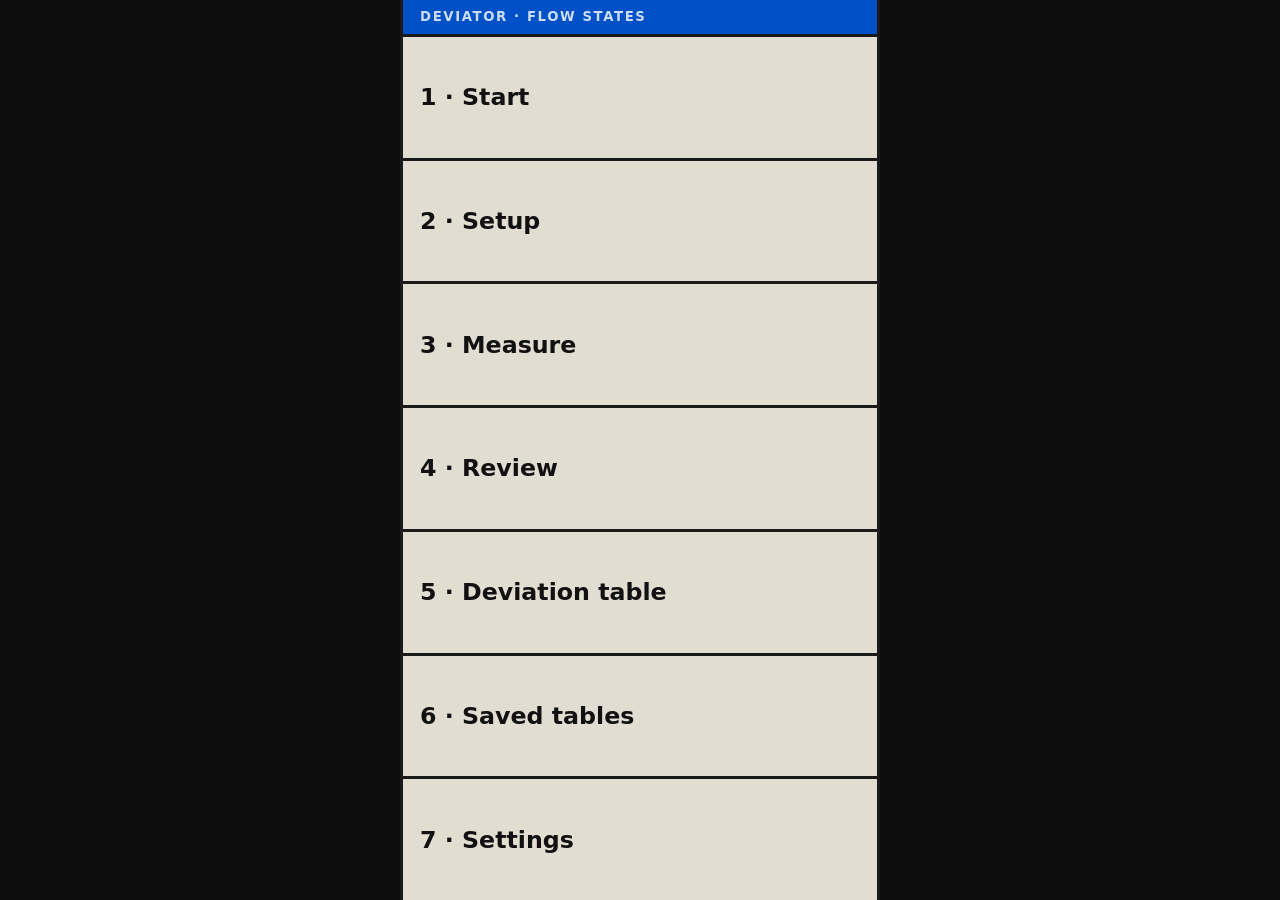
<file: WIP/mock/index.html>
<!doctype html>
<html lang="en">
<head>
<meta charset="utf-8">
<meta name="viewport" content="width=device-width, initial-scale=1, viewport-fit=cover">
<title>Deviator – mock index</title>
<link rel="stylesheet" href="shared.css">
<link rel="icon" type="image/svg+xml" href="https://navigart.net/logo.svg">
<style>
  .app { grid-template-columns:1fr; grid-template-rows:auto repeat(7, minmax(0, 1fr)); overflow:hidden; }
  .app .t { justify-content:center; padding:clamp(8px,2cqmin,18px) clamp(14px,3.6cqmin,24px); }
</style>
</head>
<body>
<div class="app" id="app">
  <div class="t acc"><div class="k">Deviator · flow states</div></div>
  <a class="t alt" href="start.html"><div class="btn">1 · Start</div></a>
  <a class="t alt" href="setup.html"><div class="btn">2 · Setup</div></a>
  <a class="t alt" href="measure.html"><div class="btn">3 · Measure</div></a>
  <a class="t alt" href="review.html?rounds=2"><div class="btn">4 · Review</div></a>
  <a class="t alt" href="deviation-table.html"><div class="btn">5 · Deviation table</div></a>
  <a class="t alt" href="saved.html?demo=1"><div class="btn">6 · Saved tables</div></a>
  <a class="t alt" href="settings.html"><div class="btn">7 · Settings</div></a>
</div>
<script src="shared.js"></script>
</body>
</html>
</file>
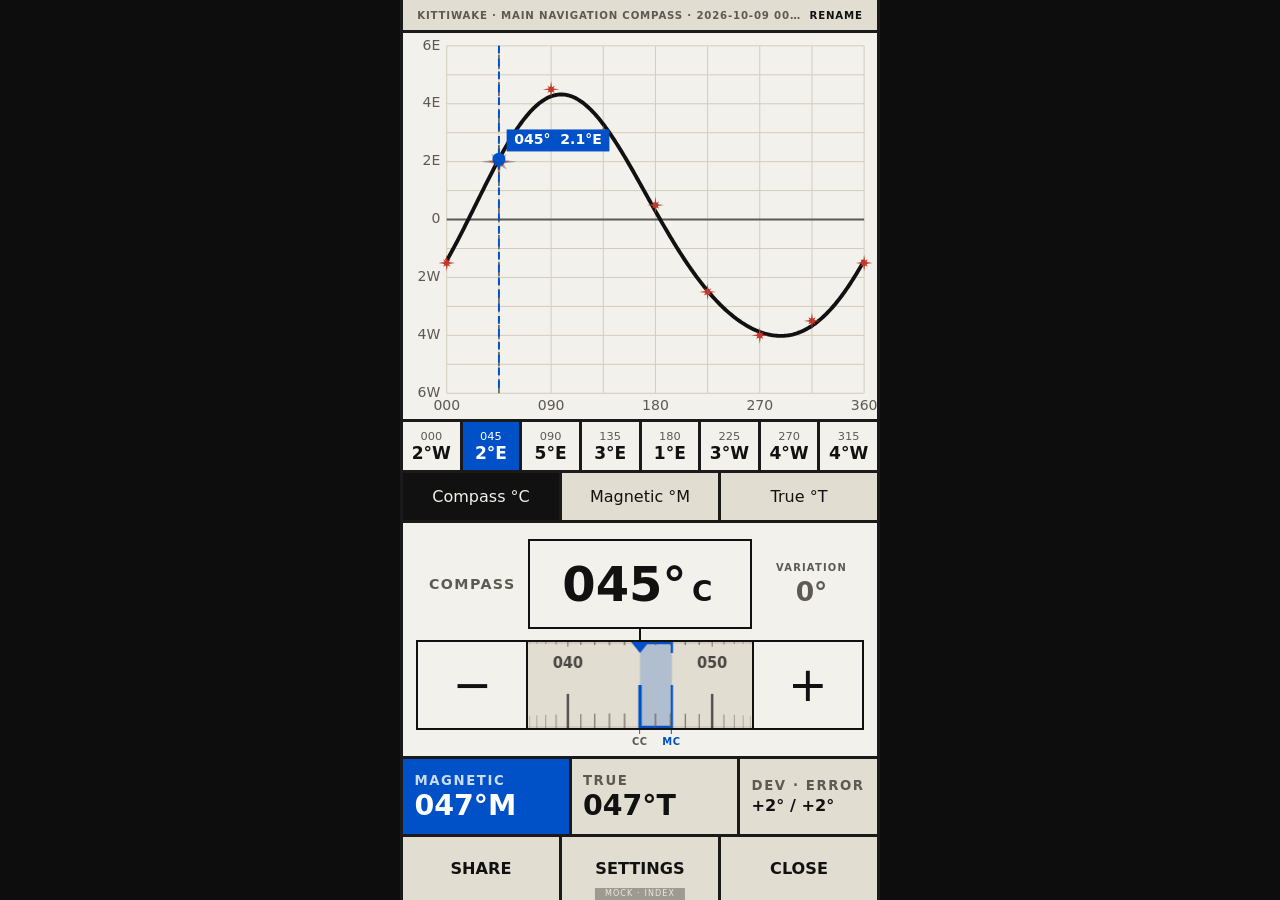
<file: WIP/mock/deviation-table.html>
<!doctype html>
<html lang="en">
<head>
<meta charset="utf-8">
<meta name="viewport" content="width=device-width, initial-scale=1, viewport-fit=cover">
<title>Deviator – deviation table</title>
<link rel="stylesheet" href="shared.css">
<link rel="icon" type="image/svg+xml" href="https://navigart.net/logo.svg">
<style>
  .app {
    grid-template-columns:minmax(0,1fr);
    grid-template-rows:auto minmax(112px,1.35fr) auto auto auto auto auto;
    grid-template-areas:"head" "chart" "table" "mode" "cog" "out" "acts";
  }
  .app > * { min-width:0; }
  #headBar {
    grid-area:head; display:flex; align-items:center; justify-content:space-between; gap:8px; width:100%;
    background:var(--tile2); padding:clamp(4px,.65cqh,6px) clamp(10px,3cqw,18px);
    min-height:clamp(24px,3.4cqh,30px);
    font-size:clamp(8.5px,2.15cqw,12px); letter-spacing:.08em; text-transform:uppercase;
    color:var(--muted); font-weight:600;
  }
  #headTxt { min-width:0; overflow:hidden; text-overflow:ellipsis; white-space:nowrap; }
  .ts-toggle { cursor:pointer; font-variant-numeric:tabular-nums; }
  #renBtn {
    font:inherit; border:0; background:transparent; color:var(--fg); cursor:pointer;
    padding:0; font-weight:700; letter-spacing:.08em; text-transform:uppercase; flex:none;
  }
  .ren-drawer {
    grid-column:1; background:var(--tile); padding:clamp(10px,2.4cqw,16px);
    display:none; flex-direction:column; gap:clamp(8px,1.3cqh,12px);
  }
  .ren-drawer.open { display:flex; }
  .ren-in {
    font:inherit; font-size:clamp(16px,4.8cqw,24px); font-weight:400; width:100%; border:0;
    border-bottom:2px solid var(--fg); background:transparent; color:var(--fg);
    outline:none; padding:4px 0; -webkit-user-select:text; user-select:text;
  }
  .ex-chips { display:flex; flex-wrap:wrap; gap:var(--gap); }
  .ex-chip {
    font:inherit; border:0; background:var(--tile2); color:var(--fg); cursor:pointer;
    padding:clamp(4px,.7cqh,7px) clamp(8px,2cqw,12px); font-size:clamp(10.5px,2.9cqw,14px); font-weight:500;
  }
  .ex-chip.on { background:var(--fg); color:var(--tile); }
  .ren-acts { display:grid; grid-template-columns:1fr 1.618fr; gap:var(--gap); }
  .ren-acts .t { min-height:clamp(38px,5.8cqh,50px); align-items:center; justify-content:center; text-align:center; font-size:clamp(11px,3.2cqw,16px); font-weight:600; }

  #chartT { grid-area:chart; padding:0; }
  #chart { cursor:crosshair; touch-action:pan-y; }
  #table { grid-area:table; display:grid; grid-template-columns:repeat(var(--cols,8),1fr); gap:var(--gap); }
  .cell { background:var(--tile); padding:clamp(4px,.8cqh,8px) 0; text-align:center; cursor:pointer; }
  .cell .h { font-size:clamp(9.5px,2.4cqmin,13px); color:var(--muted); font-variant-numeric:tabular-nums; }
  .cell .d { font-size:clamp(13px,3.6cqmin,20px); font-weight:600; font-variant-numeric:tabular-nums; }
  .cell.on { background:var(--acc); color:var(--accfg); } .cell.on .h { color:var(--accfg); }

  #modeRow { grid-area:mode; display:grid; grid-template-columns:1fr 1fr 1fr; gap:var(--gap); }
  .modeb { font-size:clamp(11px,3.1cqw,16px); font-weight:600; justify-content:center; align-items:center; text-align:center; min-height:clamp(34px,5.2cqh,48px); padding:4px; white-space:nowrap; }
  button.t.modeb.on { background:var(--fg); color:var(--tile); }

  #convZone.cog-zone {
    --inst-h:clamp(66px,10.2cqh,90px);
    --stem-h:clamp(8px,1.2cqh,13px);
    --side-w:clamp(84px,23cqw,108px);
    padding:clamp(10px,1.8cqh,18px) clamp(10px,2.8cqw,18px) clamp(18px,3cqh,26px);
  }
  #convZone .cog-side-lbl { font-size:clamp(11px,3cqw,16px); letter-spacing:.1em; }
  #convZone .cog-mag { font-size:clamp(26px,min(11.5cqw,6.4cqh),48px); }
  .gnss-auto {
    font:inherit; border:0; background:var(--tile); color:var(--fg); width:100%; height:100%;
    font-size:clamp(10px,2.6cqw,13px); font-weight:700; letter-spacing:.08em; cursor:pointer;
  }
  .gnss-auto:active { background:var(--fg); color:var(--tile); }

  #outRow { grid-area:out; display:grid; grid-template-columns:1.15fr 1.15fr .95fr; gap:var(--gap); }
  #outRow .t { padding:clamp(8px,1.6cqh,14px) clamp(10px,2.4cqw,16px); gap:clamp(2px,.4cqh,5px); justify-content:center; }
  #outRow .out-v { font-size:clamp(20px,6cqw,34px); font-weight:600; font-variant-numeric:tabular-nums; line-height:1; white-space:nowrap; }
  #outRow .out-sub { font-size:clamp(12px,3.4cqw,18px); font-weight:600; font-variant-numeric:tabular-nums; line-height:1.15; white-space:nowrap; }

  #acts { grid-area:acts; display:grid; grid-template-columns:1fr 1fr 1fr; gap:var(--gap); height:clamp(44px,7cqh,64px); }
  #acts .t { justify-content:center; align-items:center; text-align:center; font-weight:600; font-size:clamp(12px,3.4cqw,18px); }
</style>
</head>
<body>
<div class="app" id="app">
  <div id="headBar"><span id="headTxt"></span><button type="button" id="renBtn">RENAME</button></div>
  <div class="ren-drawer" id="renBox">
    <input class="ren-in" id="renIn" placeholder="e.g. Kittiwake · Main navigation compass" autocomplete="off" spellcheck="false">
    <div class="ex-chips" id="exChips"></div>
    <div class="ren-acts">
      <button type="button" class="t alt" id="renCancel">CANCEL</button>
      <button type="button" class="t acc" id="renSave">SAVE TITLE</button>
    </div>
  </div>
  <div class="t" id="chartT"><canvas id="chart"></canvas></div>
  <div id="table"></div>
  <div id="modeRow">
    <button class="t alt modeb on" id="mCC" type="button">Compass °C</button>
    <button class="t alt modeb" id="mMC" type="button">Magnetic °M</button>
    <button class="t alt modeb" id="mTC" type="button">True °T</button>
  </div>
  <div class="t cog-zone" id="convZone">
    <div class="cog-mid">
      <div class="cog-side-lbl" id="inSideLbl">COMPASS</div>
      <div class="cog-mag-wrap">
        <div class="cog-mag" id="cogMag"><span class="mag-num" id="magNum"></span><span class="mag-unit" id="magUnit"></span></div>
        <div class="mag-stem"></div>
      </div>
      <div class="gnss-wrap">
        <div class="dev-amb show clickable" id="devAmb" title="Tap to edit conversion variation">
          <div class="dev-amb-k">VARIATION</div>
          <div class="dev-amb-v" id="varAmbVal">0°</div>
        </div>
        <div class="gnss-box" id="cogCtrl">
          <div class="gnss-toggle" style="grid-template-columns:1fr">
            <button class="gnss-auto" id="varAuto" type="button">WMM2025 AUTO</button>
          </div>
          <div class="gnss-var-lbl show">VARIATION</div>
          <div class="gnss-var show">
            <button class="var-mini" id="vm" type="button">−</button>
            <span class="var-mini-val" id="varVal">0°</span>
            <button class="var-mini" id="vp" type="button">+</button>
          </div>
        </div>
      </div>
    </div>
    <div id="tapeT">
      <button id="minus" type="button" aria-label="minus one degree">−</button>
      <canvas id="tape"></canvas>
      <button id="plus" type="button" aria-label="plus one degree">+</button>
      <div class="tape-marks" id="tapeMarks" aria-hidden="true">
        <span class="tape-mark cc" id="tmCc">CC</span>
        <span class="tape-mark mc" id="tmMc">MC</span>
        <span class="tape-mark tc" id="tmTc">TC</span>
      </div>
    </div>
  </div>
  <div id="outRow">
    <div class="t acc" id="out1"><div class="k" id="out1Lbl">Magnetic</div><div class="out-v" id="out1Val"></div></div>
    <div class="t alt" id="out2"><div class="k" id="out2Lbl">True</div><div class="out-v" id="out2Val"></div></div>
    <div class="t alt" id="out3"><div class="k">Dev · Error</div><div class="out-sub" id="out3Val"></div></div>
  </div>
  <div id="acts">
    <button class="t alt" id="share" type="button">SHARE</button>
    <a class="t alt" id="settings">SETTINGS</a>
    <a class="t alt" id="close" href="start.html">CLOSE</a>
  </div>
</div>
<script src="shared.js"></script>
<script>
  const { $, norm, fmt3, fmtDev, fmtSigned, fmtTime, link, renderTapeMarks, TYPE_EXAMPLES, applyTypeExample, updateTableTitle, detectVariation } = Mock;
  const q = new URLSearchParams(location.search);
  const p = Mock.params(), S = Mock.sample(p), F = S.fit;
  let curTitle = S.title || '', showUtc = q.get('utc') === '1', renOpen = false, varOpen = false;
  let VAR = q.has('var') ? +q.get('var') : 0;
  let mode = q.get('mode') === 'mc' ? 'mc' : q.get('mode') === 'tc' ? 'tc' : 'cc';
  let value = S.H[1] || 45;
  const COLS = { 4: 4, 6: 6, 8: 8, 10: 5, 12: 6 };

  function renderHead() {
    const cr = S.createdAt || S.date;
    const hasT = Boolean(curTitle && curTitle.trim());
    if (hasT) {
      const ts = cr ? ` · <span class="ts-toggle" id="tsBtn">${fmtTime(cr, { utc: showUtc, sec: false })}</span>` : '';
      $('#headTxt').innerHTML = `${curTitle}${ts} · ${S.H.length} HEADINGS`;
    } else {
      const ts = `<span class="ts-toggle" id="tsBtn">${fmtTime(cr, { utc: showUtc, sec: true })}</span>`;
      $('#headTxt').innerHTML = `${ts} · ${S.H.length} HEADINGS`;
    }
    const tsEl = $('#tsBtn');
    if (tsEl) tsEl.onclick = () => { showUtc = !showUtc; renderHead(); };
  }
  renderHead();

  $('#renBtn').onclick = () => {
    renOpen = !renOpen;
    $('#renBox').classList.toggle('open', renOpen);
    if (renOpen) {
      $('#renIn').value = curTitle;
      $('#exChips').innerHTML = TYPE_EXAMPLES.map(ex => `<button type="button" class="ex-chip${curTitle.includes(ex) ? ' on' : ''}" data-ex="${ex}">${ex}</button>`).join('');
      document.querySelectorAll('#exChips [data-ex]').forEach(ch => {
        ch.onclick = () => {
          $('#renIn').value = applyTypeExample($('#renIn').value, ch.dataset.ex);
          document.querySelectorAll('#exChips [data-ex]').forEach(x => x.classList.toggle('on', $('#renIn').value.includes(x.dataset.ex)));
          $('#renIn').focus();
        };
      });
      $('#renIn').focus(); $('#renIn').select();
    }
  };
  $('#renCancel').onclick = () => { renOpen = false; $('#renBox').classList.remove('open'); };
  const saveRename = () => {
    curTitle = ($('#renIn').value || '').trim();
    if (S.id) updateTableTitle(S.id, curTitle);
    renOpen = false; $('#renBox').classList.remove('open'); renderHead();
  };
  $('#renSave').onclick = saveRename;
  $('#renIn').onkeydown = e => { if (e.key === 'Enter') saveRename(); if (e.key === 'Escape') $('#renCancel').click(); };

  $('#settings').href = link('settings.html', { from: location.pathname.split('/').pop() + location.search });
  $('#table').style.setProperty('--cols', COLS[S.H.length] || S.H.length);
  S.H.forEach((h, i) => {
    const c = document.createElement('div'); c.className = 'cell';
    c.innerHTML = `<div class="h">${String(h).padStart(3, '0')}</div><div class="d">${fmtDev(S.avg[i])}</div>`;
    c.onclick = () => { mode = 'cc'; syncModeBtns(); value = h; render(); };
    $('#table').appendChild(c);
  });

  const activeCC = (m, val) => m === 'cc' ? val : m === 'mc' ? F.toCC(val) : F.toCC(norm(val - VAR));
  const coursesAt = (m, val) => {
    const cc = activeCC(m, val), mc = m === 'mc' ? val : F.toMC(cc), tc = m === 'tc' ? val : norm(mc + VAR);
    return { cc, mc, tc };
  };

  const tape = Mock.Tape(
    $('#tape'),
    () => value,
    v => { value = v; render(); },
    vf => {
      const { cc, mc, tc } = coursesAt(mode, vf);
      return { cc, mc, tc, varDeg: VAR, isTrue: VAR !== 0 || mode === 'tc' };
    },
    b => renderTapeMarks($('#tapeMarks'), b, VAR !== 0 || mode === 'tc')
  );

  function syncModeBtns() {
    $('#mCC').classList.toggle('on', mode === 'cc');
    $('#mMC').classList.toggle('on', mode === 'mc');
    $('#mTC').classList.toggle('on', mode === 'tc');
  }
  syncModeBtns();

  function setMode(next) {
    if (next === mode) return;
    const { cc, mc, tc } = coursesAt(mode, value);
    mode = next;
    value = Math.round(next === 'cc' ? cc : next === 'mc' ? mc : tc) % 360;
    syncModeBtns();
    render();
  }
  $('#mCC').onclick = () => setMode('cc');
  $('#mMC').onclick = () => setMode('mc');
  $('#mTC').onclick = () => setMode('tc');

  function render() {
    const { cc, mc, tc } = coursesAt(mode, value);
    const dev = F.dev(cc), ce = dev + VAR;
    $('#inSideLbl').textContent = mode === 'cc' ? 'COMPASS' : mode === 'mc' ? 'MAGNETIC' : 'TRUE';
    $('#magNum').textContent = String(Math.round(norm(value))).padStart(3, '0') + '°';
    $('#magUnit').textContent = mode === 'cc' ? 'C' : mode === 'mc' ? 'M' : 'T';

    $('#devAmb').classList.toggle('show', !varOpen);
    $('#varAmbVal').textContent = fmtSigned(VAR);
    $('#cogCtrl').classList.toggle('open', varOpen);
    $('#cogCtrl').inert = !varOpen;
    $('#varVal').textContent = fmtSigned(VAR);

    if (mode === 'cc') {
      $('#out1Lbl').textContent = 'Magnetic';      $('#out1Val').textContent = `${fmt3(mc)}M`;
      $('#out2Lbl').textContent = 'True';          $('#out2Val').textContent = `${fmt3(tc)}T`;
    } else if (mode === 'mc') {
      $('#out1Lbl').textContent = 'Steer compass'; $('#out1Val').textContent = `${fmt3(cc)}C`;
      $('#out2Lbl').textContent = 'True';          $('#out2Val').textContent = `${fmt3(tc)}T`;
    } else {
      $('#out1Lbl').textContent = 'Steer compass'; $('#out1Val').textContent = `${fmt3(cc)}C`;
      $('#out2Lbl').textContent = 'Magnetic';      $('#out2Val').textContent = `${fmt3(mc)}M`;
    }
    $('#out3Val').textContent = `${fmtSigned(dev)} / ${fmtSigned(ce)}`;

    const ccR = Math.round(norm(cc)) % 360;
    [...$('#table').children].forEach((el, i) => el.classList.toggle('on', S.H[i] === ccR));

    Mock.drawCurve($('#chart'), {
      fit: F, title: false, cursor: cc, readout: true, pinned: true,
      activeHeading: S.H.includes(ccR) ? ccR : null,
      sets: [{ pts: S.H.map((h, i) => [h, S.avg[i]]), color: '--pt', shape: 'rose', size: 6.5 }]
    });
    tape.draw();
  }

  document.addEventListener('pointerdown', e => {
    if (!varOpen) return;
    if ($('#cogCtrl').contains(e.target)) return;
    varOpen = false; render();
  }, true);
  $('#devAmb').onclick = () => { varOpen = true; render(); };
  $('#varAuto').onclick = () => { detectVariation(v => { VAR = v; render(); }); };
  const stepVar = d => { VAR = Math.max(-30, Math.min(30, VAR + d)); render(); };
  $('#vm').onclick = () => stepVar(-1);
  $('#vp').onclick = () => stepVar(1);

  Mock.stepper($('#minus'), () => { value = norm(value - 1); render(); });
  Mock.stepper($('#plus'),  () => { value = norm(value + 1); render(); });

  const cv = $('#chart');
  let chartDrag = false;
  const pickChart = e => {
    const b = cv._plotBounds, r = cv.getBoundingClientRect();
    if (!b || !b.pw) return;
    const cc = Math.max(0, Math.min(360, Math.round(((e.clientX - r.left - b.padL) / b.pw) * 360)));
    mode = 'cc'; value = cc % 360; syncModeBtns(); render();
  };
  cv.addEventListener('pointerdown', e => { chartDrag = true; cv.setPointerCapture(e.pointerId); pickChart(e); });
  cv.addEventListener('pointermove', e => { if (chartDrag) pickChart(e); });
  ['pointerup', 'pointercancel'].forEach(ev => cv.addEventListener(ev, () => { chartDrag = false; }));

  $('#share').onclick = async () => {
    const label = curTitle || fmtTime(S.createdAt || S.date, { utc: false, sec: true });
    const hash = `#t=v1&title=${encodeURIComponent(label)}&d=${S.date}&n=${S.H.length}&dev=${S.avg.join(',')}`;
    const url = `https://deviator.navigart.net/${hash}`;
    const text = `${label} · deviation table${curTitle && S.date ? ' (' + S.date + ')' : ''}\n` +
      S.H.map((h, i) => `${String(h).padStart(3, '0')}: ${fmtDev(S.avg[i])}`).join('\n') + `\n${url}`;
    try { if (navigator.share) { await navigator.share({ text }); return; } } catch (e) { return; }
    try { await navigator.clipboard.writeText(text); } catch (e) {}
    $('#share').textContent = 'COPIED'; setTimeout(() => $('#share').textContent = 'SHARE', 1500);
  };
  new ResizeObserver(render).observe(document.body); render();
</script>
</body>
</html>
</file>
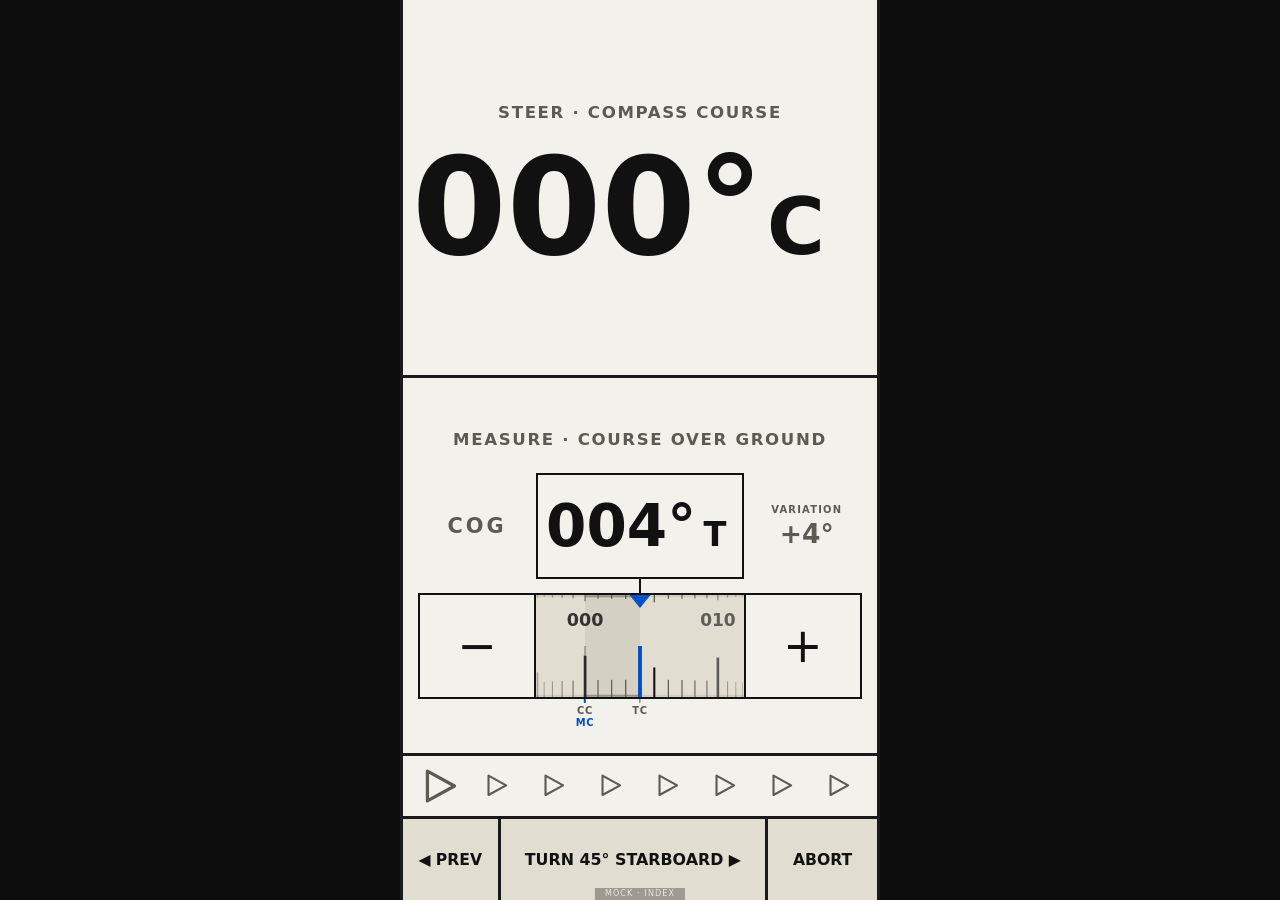
<file: WIP/mock/measure.html>
<!doctype html>
<html lang="en">
<head>
<meta charset="utf-8">
<meta name="viewport" content="width=device-width, initial-scale=1, viewport-fit=cover">
<title>Deviator – measure</title>
<link rel="stylesheet" href="shared.css">
<link rel="icon" type="image/svg+xml" href="https://navigart.net/logo.svg">
</head>
<body>
<div class="app" id="app"></div>
<script src="shared.js"></script>
<script>Mock.measure();</script>
</body>
</html>
</file>
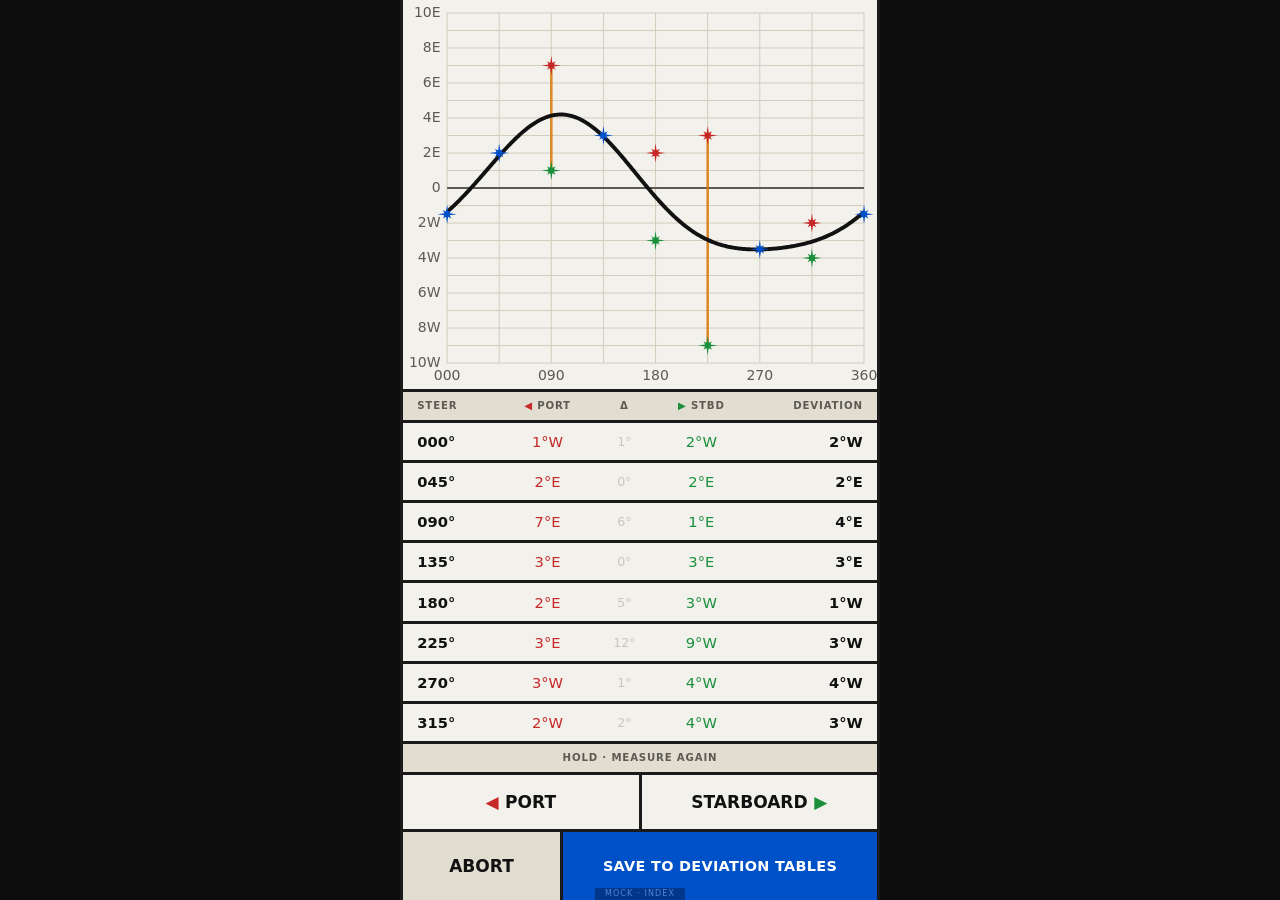
<file: WIP/mock/review.html>
<!doctype html>
<html lang="en">
<head>
<meta charset="utf-8">
<meta name="viewport" content="width=device-width, initial-scale=1, viewport-fit=cover">
<title>Deviator – review</title>
<link rel="stylesheet" href="shared.css">
<link rel="icon" type="image/svg+xml" href="https://navigart.net/logo.svg">
<style>
  .app { grid-template-columns:1fr; grid-template-rows:minmax(165px,1.95fr) 1.75fr auto auto auto; }
  #chartT { padding:0; }
  #chart { cursor:crosshair; touch-action:pan-y; }
  #rows { display:grid; gap:var(--gap); min-height:0; }
  .row { display:grid; grid-template-columns:.9fr 1fr .6fr 1fr 1.25fr; align-items:center; gap:clamp(4px,1.2cqw,8px); padding:0 clamp(10px,3cqw,18px);
         background:var(--tile); font-variant-numeric:tabular-nums; font-size:clamp(12px,3.1cqmin,18px); min-height:0; border:0; text-align:left; font-family:inherit; color:var(--fg); transition:background .08s; }
  .row > span:nth-child(2), .row > span:nth-child(3), .row > span:nth-child(4) { text-align:center; }
  .row > span:nth-child(5), .row > b:nth-child(5) { text-align:right; }
  .row.head { background:var(--tile2); font-size:clamp(8.5px,2.15cqw,12px); letter-spacing:.08em; line-height:1; text-transform:uppercase; color:var(--muted); font-weight:600; white-space:nowrap; height:clamp(22px,3.2cqh,28px); }
  .row.subhead { grid-template-columns:1fr; justify-items:center; }
  .row b { font-weight:600; } .s { color:var(--stbd); } .p { color:var(--port); } .off { opacity:.35; }
  .row .delta { color:var(--muted); opacity:.28; font-size:.86em; transition:opacity .08s, color .08s; }
  button.row { cursor:pointer; }
  button.row.active { background:var(--tile2); box-shadow:inset 5px 0 0 var(--fg); font-weight:600; }
  button.row.active .delta { opacity:1; color:var(--fg); font-weight:600; }
  button.row:active { filter:brightness(.94); }

  .action-row { display:grid; gap:var(--gap); }
  #dirBar { grid-template-columns:1fr 1fr; }
  #navBar { grid-template-columns:1fr 2fr; }
  #dirBar .t { min-height:clamp(40px,6cqh,54px); padding:clamp(6px,1.5cqmin,10px) clamp(10px,2.4cqw,16px); align-items:center; justify-content:center; text-align:center; }
  #navBar .t { min-height:clamp(48px,7.6cqh,68px); padding:clamp(8px,2cqmin,14px) clamp(10px,2.4cqw,16px); align-items:center; justify-content:center; text-align:center; }
  .action-row .btn { font-size:clamp(13px,3.6cqw,20px); font-weight:600; white-space:nowrap; display:flex; align-items:center; gap:.38em; }
  #save .btn { font-size:clamp(11px,3.05cqw,17px); letter-spacing:.02em; }
  .re-hold:active { filter:none; }
  .re-hold::before { background:rgba(0,80,200,.24); z-index:1; }
  body.night .re-hold::before { background:rgba(255,90,77,.28); }
</style>
</head>
<body>
<div class="app" id="app">
  <div class="t" id="chartT"><canvas id="chart"></canvas></div>
  <div id="rows"></div>
  <div class="row head subhead">HOLD · MEASURE AGAIN</div>
  <div class="action-row" id="dirBar">
    <button class="t re-hold" id="rePort" type="button"><div class="btn"></div></button>
    <button class="t re-hold" id="reStbd" type="button"><div class="btn"></div></button>
  </div>
  <div class="action-row" id="navBar">
    <button class="t alt abort-hold" id="abort" type="button"><div class="btn">ABORT</div></button>
    <button class="t acc" id="save" type="button"><div class="btn">SAVE TO DEVIATION TABLES</div></button>
  </div>
</div>
<script src="shared.js"></script>
<script>
  const { $, norm, link, params, fmt3, fmtDev, hold } = Mock;
  const p = params(), S = Mock.sample(p);
  const { H, stbd, port, avg, hasS, hasP, modeFor, fit: F } = S;
  const step = 360 / H.length;
  const cell = (v, on, cls, dim) => on ? `<span class="${cls}${dim ? ' off' : ''}">${fmtDev(v)}</span>` : `<span class="off">—</span>`;

  $('#rows').style.gridTemplateRows = `auto repeat(${H.length}, 1fr)`;
  $('#rows').innerHTML = `<div class="row head"><span>Steer</span><span><span class="p">◀</span> Port</span><span>Δ</span><span><span class="s">▶</span> Stbd</span><span>Deviation</span></div>` +
    H.map((h, i) => {
      const m = modeFor(h);
      const dTxt = hasS && hasP ? `${Math.round(Math.abs(port[i] - stbd[i]))}°` : '—';
      return `<button type="button" class="row" data-idx="${i}">
        <b>${fmt3(h)}</b>${cell(port[i], hasP, 'p', m === 'stbd')}<span class="delta">${dTxt}</span>${cell(stbd[i], hasS, 's', m === 'port')}<b>${fmtDev(avg[i])}</b></button>`;
    }).join('');

  const curRounds = hasS && hasP ? 2 : 1;
  const portRound = hasP ? (p.dir === 'port' ? 1 : 2) : 2;
  const stbdRound = hasS ? (p.dir === 'stbd' ? 1 : 2) : 2;

  $('#rePort .btn').innerHTML = `<span class="p">◀</span> PORT`;
  $('#reStbd .btn').innerHTML = `STARBOARD <span class="s">▶</span>`;

  const cv = $('#chart'), rowEls = [...document.querySelectorAll('#rows button.row')];
  const snapHeading = rawDeg => {
    const c = Math.max(0, Math.min(360, rawDeg));
    let bestIdx = 0, bestDist = Infinity;
    H.forEach((h, i) => {
      const d = Math.abs(((c - h + 540) % 360) - 180);
      if (d < bestDist) { bestDist = d; bestIdx = i; }
    });
    const isSnapped = bestDist <= Math.min(8, step * 0.22);
    const snapped = isSnapped ? (c > 350 && H[bestIdx] === 0 ? 360 : H[bestIdx]) : Math.round(c);
    return { c: snapped, activeIdx: isSnapped ? bestIdx : null };
  };
  const qRaw = new URLSearchParams(location.search);
  let hover = null;
  let pinned = qRaw.has('cursor') ? snapHeading(+qRaw.get('cursor')) : null;
  const currentState = () => pinned || hover;

  function draw() {
    const st = currentState();
    rowEls.forEach((el, i) => el.classList.toggle('active', st != null && st.activeIdx === i));
    const sets = [];
    if (hasP) sets.push({ pts: H.filter(h => modeFor(h) !== 'stbd').map(h => [h, port[H.indexOf(h)]]), color: '--port', shape: 'rose', size: 7.5 });
    if (hasS) sets.push({ pts: H.filter(h => modeFor(h) !== 'port').map(h => [h, stbd[H.indexOf(h)]]), color: '--stbd', shape: 'rose', size: 7.5 });
    const diffLinks = hasS && hasP ? H.map((h, i) => ({ h, d1: port[i], d2: stbd[i] })) : [];
    Mock.drawCurve(cv, {
      fit: F, title: false, overlapColor: '--ovl', diffLinks, sets,
      activeHeading: st && st.activeIdx != null ? H[st.activeIdx] : null,
      cursor: st ? st.c : null, readout: st != null, pinned: pinned != null
    });
  }

  const lastHeading = qRaw.has('last')
    ? norm(+qRaw.get('last'))
    : norm(p.start + (p.dir === 'stbd' ? 1 : -1) * (H.length - 1) * step);

  const goMeasure = (isMeasured, roundNum) => {
    const st = currentState();
    const rem = isMeasured && st && st.activeIdx != null ? H[st.activeIdx] : null;
    location.href = link('measure.html', {
      round: roundNum,
      rounds: isMeasured ? curRounds : 1,
      remeasure: rem,
      at: rem === null ? lastHeading : null,
      from: 'review'
    });
  };
  hold($('#rePort'), Mock.HOLD_MS, () => goMeasure(hasP, portRound));
  hold($('#reStbd'), Mock.HOLD_MS, () => goMeasure(hasS, stbdRound));
  hold($('#abort'), Mock.HOLD_MS, () => { location.href = 'start.html'; });
  $('#save').onclick = () => {
    const entry = Mock.saveNewTable({ n: H.length, dev: avg });
    location.href = `deviation-table.html?id=${encodeURIComponent(entry.id)}`;
  };

  rowEls.forEach((el, i) => {
    el.addEventListener('pointerenter', e => {
      if (e.pointerType !== 'mouse' || pinned) return;
      hover = { c: H[i], activeIdx: i };
      draw();
    });
    el.addEventListener('click', () => {
      if (pinned && pinned.activeIdx === i) {
        pinned = null;
        hover = null;
      } else {
        pinned = { c: H[i], activeIdx: i };
      }
      draw();
    });
  });
  $('#rows').addEventListener('pointerleave', () => {
    if (pinned) return;
    hover = null;
    draw();
  });

  const hitChart = e => {
    const b = cv._plotBounds, r = cv.getBoundingClientRect();
    if (!b || !b.pw) return null;
    return snapHeading(((e.clientX - r.left - b.padL) / b.pw) * 360);
  };
  cv.addEventListener('pointermove', e => {
    if (pinned) return;
    hover = hitChart(e);
    draw();
  });
  cv.addEventListener('pointerleave', () => {
    if (pinned) return;
    hover = null;
    draw();
  });
  cv.addEventListener('click', e => {
    if (pinned) {
      pinned = null;
      hover = e.pointerType === 'mouse' ? hitChart(e) : null;
    } else {
      pinned = hitChart(e);
    }
    draw();
  });

  new ResizeObserver(draw).observe(document.body); draw();
</script>
</body>
</html>
</file>
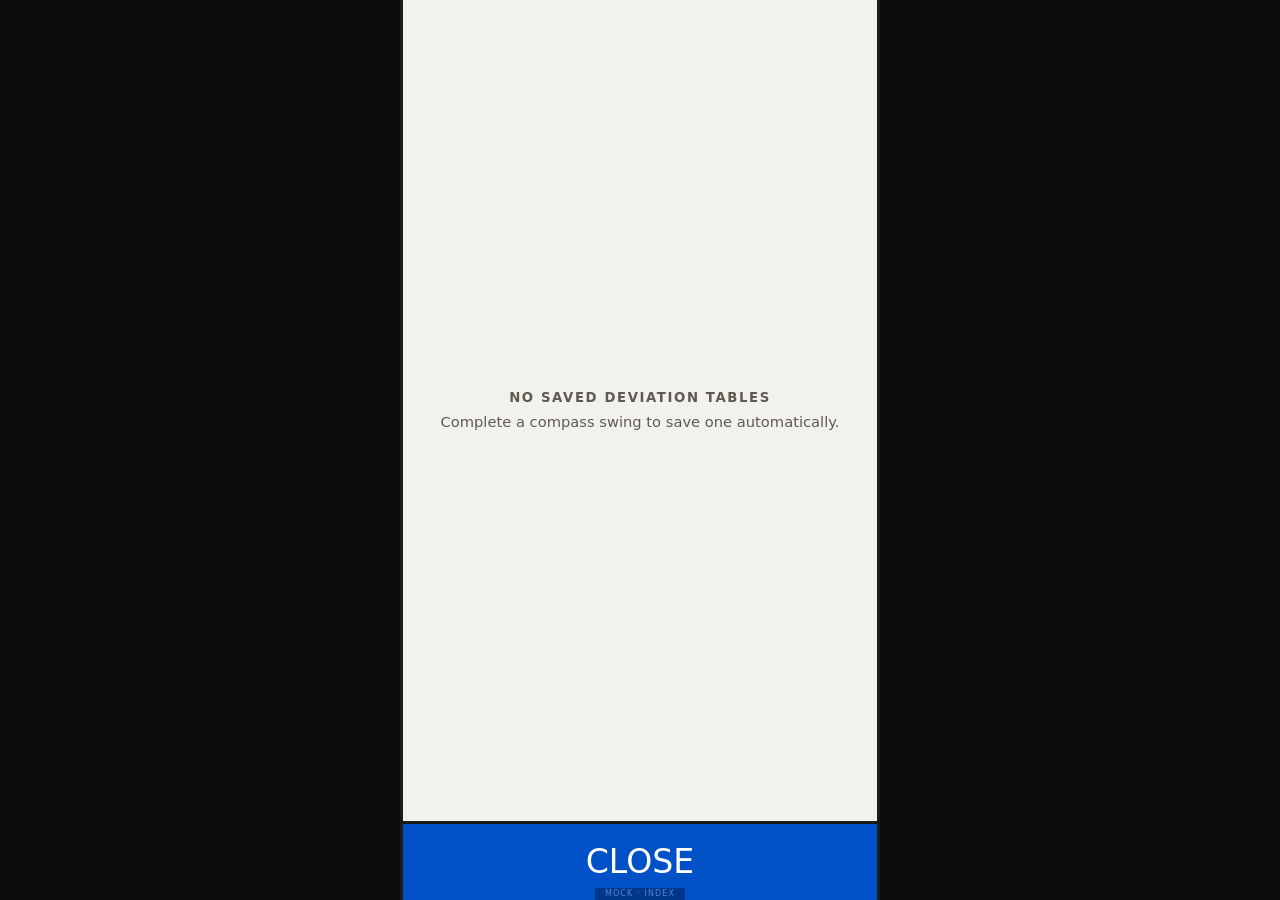
<file: WIP/mock/saved.html>
<!doctype html>
<html lang="en">
<head>
<meta charset="utf-8">
<meta name="viewport" content="width=device-width, initial-scale=1, viewport-fit=cover">
<title>Deviator – saved tables</title>
<link rel="stylesheet" href="shared.css">
<link rel="icon" type="image/svg+xml" href="https://navigart.net/logo.svg">
<style>
  .app { grid-template-columns:1fr; grid-template-rows:minmax(0,1fr) auto; }
  #list { display:flex; flex-direction:column; gap:var(--gap); overflow:auto; min-height:0; background:var(--gut); }
  .item { display:grid; grid-template-columns:minmax(0,1fr) clamp(76px,21cqw,98px); gap:var(--gap); flex:none; min-height:clamp(88px,14.5cqh,128px); }
  .card { justify-content:space-between; gap:clamp(4px,.8cqh,8px); }
  .title { font-variant-numeric:tabular-nums; font-size:clamp(16px,4.8cqw,26px); font-weight:500; line-height:1.15; word-break:break-word; }
  .side-acts { display:grid; grid-template-rows:1fr 1fr; gap:var(--gap); }
  .side-acts .t { align-items:center; justify-content:center; text-align:center; padding:4px; font-size:clamp(11px,3.1cqw,16px); font-weight:600; }

  .edit-box { gap:clamp(8px,1.4cqh,14px); flex:none; }
  .ren-in {
    font:inherit; font-size:clamp(18px,5.2cqw,28px); font-weight:400; width:100%; border:0; border-bottom:2px solid var(--fg);
    background:transparent; color:var(--fg); outline:none; padding:4px 0; -webkit-user-select:text; user-select:text; font-variant-numeric:tabular-nums;
  }
  .ex-chips { display:flex; flex-wrap:wrap; gap:var(--gap); }
  .ex-chip {
    font:inherit; border:0; background:var(--tile2); color:var(--fg); cursor:pointer;
    padding:clamp(5px,.8cqh,8px) clamp(8px,2.2cqw,14px); font-size:clamp(11px,3.1cqw,15px); font-weight:500;
  }
  .ex-chip.on { background:var(--fg); color:var(--tile); }
  .edit-acts { display:grid; grid-template-columns:1fr 1.618fr; gap:var(--gap); }
  .edit-acts .t { min-height:clamp(40px,6.2cqh,54px); align-items:center; justify-content:center; text-align:center; font-size:clamp(12px,3.4cqw,17px); font-weight:600; }
  .ts-toggle { cursor:pointer; font-variant-numeric:tabular-nums; }

  .empty { flex:1; justify-content:center; align-items:center; text-align:center; gap:8px; }
  .spacer { flex:1; min-height:0; background:var(--tile); }
  #close { justify-content:center; align-items:center; text-align:center; min-height:clamp(54px,8.5cqh,84px); }
</style>
</head>
<body>
<div class="app" id="app"></div>
<script src="shared.js"></script>
<script>
  const { $, link, hold, HOLD_MS, fmtDev, fmtTime, loadTables, saveTables, SAMPLE, TYPE_EXAMPLES, applyTypeExample } = Mock;
  const q = new URLSearchParams(location.search);

  let demoMode = q.has('demo') && !loadTables().length;
  let demoItems = [
    { id: 'demo-1', title: '',                                    createdAt: '2026-11-17T21:15:08Z', n: 8,  dev: SAMPLE.avg.slice() },
    { id: 'demo-2', title: 'Kittiwake · Main navigation compass', createdAt: '2026-10-09T14:22:00Z', n: 12, dev: [-1.5, 1, 3, 4.5, 4, 2.5, 0.5, -1.5, -3, -4, -4, -3] },
    { id: 'demo-3', title: 'Seagull · Hand bearing compass',      createdAt: '2026-06-02T09:10:00Z', n: 6,  dev: [-1.5, 3, 3.5, 0.5, -3.5, -4] }
  ];
  let editIdx = q.has('edit') ? +q.get('edit') : null;
  let showUtc = q.get('utc') === '1';

  const getItems = () => demoMode ? demoItems : loadTables();
  const commitItems = list => { if (demoMode) demoItems = list; else saveTables(list); };
  const maxFmt = dev => {
    if (!dev || !dev.length) return '0°';
    const best = dev.reduce((a, b) => Math.abs(b) > Math.abs(a) ? b : a, 0);
    return `max ${fmtDev(best)}`;
  };
  const openHref = t => demoMode
    ? `deviation-table.html?title=${encodeURIComponent(t.title)}&createdAt=${encodeURIComponent(t.createdAt)}&n=${t.n}`
    : `deviation-table.html?id=${encodeURIComponent(t.id)}`;

  function render() {
    const items = getItems();
    const body = !items.length
      ? `<div class="t empty"><div class="k">No saved deviation tables</div><div class="sub">Complete a compass swing to save one automatically.</div></div>`
      : items.map((t, i) => {
          const hasTitle = Boolean(t.title && t.title.trim());
          const stamp = t.createdAt || t.date;
          if (editIdx === i) {
            return `
              <div class="t edit-box">
                <div class="k">Rename · boat name &amp; compass type</div>
                <input class="ren-in" id="renIn" value="${(t.title || '').replace(/"/g, '&quot;')}" placeholder="e.g. Kittiwake · Main navigation compass" autocomplete="off" spellcheck="false">
                <div class="k">Examples · tap type to apply</div>
                <div class="ex-chips">${TYPE_EXAMPLES.map(ex => `<button type="button" class="ex-chip${(t.title || '').includes(ex) ? ' on' : ''}" data-ex="${ex}">${ex}</button>`).join('')}</div>
                <div class="edit-acts">
                  <button type="button" class="t alt" id="renCancel">CANCEL</button>
                  <button type="button" class="t acc" id="renSave">SAVE TITLE</button>
                </div>
              </div>`;
          }
          const tsTitle = `<span class="ts-toggle" title="Click to switch local +TZ / UTC Z">${fmtTime(stamp, { utc: showUtc, sec: true })}</span>`;
          const tsSub   = `<span class="ts-toggle" title="Click to switch local +TZ / UTC Z">${fmtTime(stamp, { utc: showUtc, sec: false })}</span>`;
          const displayTitle = hasTitle ? t.title : tsTitle;
          const subTxt = hasTitle ? `Tap to open · ${tsSub}` : 'Tap to open';
          return `
            <div class="item">
              <a class="t alt card" href="${openHref(t)}">
                <div class="k">${t.n} headings · ${maxFmt(t.dev)}</div>
                <div class="title">${displayTitle}</div>
                <div class="sub">${subTxt}</div>
              </a>
              <div class="side-acts">
                <button type="button" class="t ren" data-ren="${i}">RENAME</button>
                <button type="button" class="t danger del" data-del="${i}">DELETE</button>
              </div>
            </div>`;
        }).join('') + `<div class="spacer"></div>`;

    $('#app').innerHTML = `<div id="list">${body}</div><a class="t acc" id="close" href="start.html"><div class="v md">CLOSE</div></a>`;

    document.querySelectorAll('.ts-toggle').forEach(el => {
      el.onclick = e => { e.preventDefault(); e.stopPropagation(); showUtc = !showUtc; render(); };
    });
    document.querySelectorAll('[data-ren]').forEach(btn => {
      btn.onclick = () => {
        editIdx = +btn.dataset.ren;
        render();
        const inp = $('#renIn');
        if (inp) { inp.focus(); inp.select(); }
      };
    });
    document.querySelectorAll('[data-del]').forEach(btn => {
      hold(btn, HOLD_MS, () => {
        const list = getItems().slice();
        list.splice(+btn.dataset.del, 1);
        editIdx = null;
        commitItems(list);
        render();
      });
    });

    if (editIdx !== null) {
      const inp = $('#renIn');
      const saveEdit = () => {
        const list = getItems().slice();
        const nextTitle = (inp.value || '').trim();
        list[editIdx] = { ...list[editIdx], title: nextTitle };
        commitItems(list);
        editIdx = null;
        render();
      };
      $('#renCancel').onclick = () => { editIdx = null; render(); };
      $('#renSave').onclick = saveEdit;
      inp.onkeydown = e => { if (e.key === 'Enter') saveEdit(); if (e.key === 'Escape') { editIdx = null; render(); } };
      document.querySelectorAll('[data-ex]').forEach(ch => {
        ch.onclick = () => {
          inp.value = applyTypeExample(inp.value, ch.dataset.ex);
          document.querySelectorAll('[data-ex]').forEach(x => x.classList.toggle('on', inp.value.includes(x.dataset.ex)));
          inp.focus();
        };
      });
    }
  }
  render();
</script>
</body>
</html>
</file>
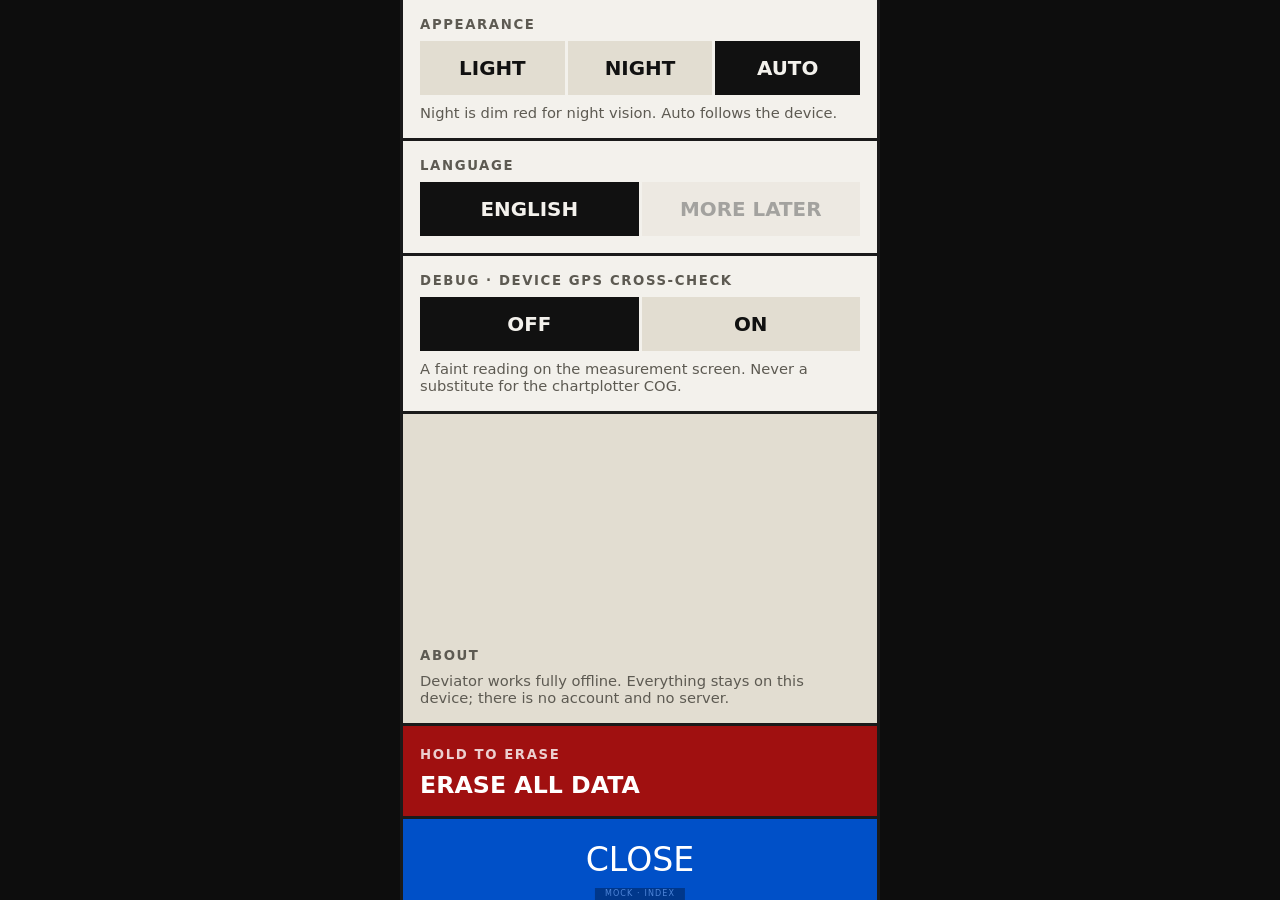
<file: WIP/mock/settings.html>
<!doctype html>
<html lang="en">
<head>
<meta charset="utf-8">
<meta name="viewport" content="width=device-width, initial-scale=1, viewport-fit=cover">
<title>Deviator – settings</title>
<link rel="stylesheet" href="shared.css">
<link rel="icon" type="image/svg+xml" href="https://navigart.net/logo.svg">
<style>
  .app { grid-template-columns:1fr; grid-template-rows:auto auto auto 1fr auto auto; }
  #about { justify-content:flex-end; }
  #erase { justify-content:flex-end; min-height:clamp(60px,10cqh,96px); }
  #close { justify-content:center; align-items:center; text-align:center; min-height:clamp(56px,9cqh,88px); }
  .t { justify-content:flex-start; gap:1cqh; }
</style>
</head>
<body>
<div class="app" id="app"></div>
<script src="shared.js"></script>
<script>
  const { $, link } = Mock;
  const from = new URLSearchParams(location.search).get('from') || 'start.html';
  function chips(key, opts, cur) {
    return `<div class="chips">${opts.map(([v, l, dis]) => `<button class="chip${v === cur ? ' on' : ''}" data-k="${key}" data-v="${v}"${dis ? ' disabled' : ''}>${l}</button>`).join('')}</div>`;
  }
  function render() {
    const theme = localStorage.getItem('deviator.theme') || 'auto', gps = localStorage.getItem('deviator.gps') || '0';
    $('#app').innerHTML = `
      <div class="t" id="theme"><div class="k">Appearance</div>${chips('theme', [['light', 'LIGHT'], ['night', 'NIGHT'], ['auto', 'AUTO']], theme)}
        <div class="sub">Night is dim red for night vision. Auto follows the device.</div></div>
      <div class="t" id="lang"><div class="k">Language</div>${chips('lang', [['en', 'ENGLISH'], ['more', 'MORE LATER', true]], 'en')}</div>
      <div class="t" id="gps"><div class="k">Debug · device GPS cross-check</div>${chips('gps', [['0', 'OFF'], ['1', 'ON']], gps)}
        <div class="sub">A faint reading on the measurement screen. Never a substitute for the chartplotter COG.</div></div>
      <div class="t alt" id="about"><div class="k">About</div><div class="sub">Deviator works fully offline. Everything stays on this device; there is no account and no server.</div></div>
      <button type="button" class="t danger" id="erase"><div class="k">Hold to erase</div><div class="btn">ERASE ALL DATA</div></button>
      <a class="t acc" id="close" href="${from}"><div class="v md">CLOSE</div></a>`;
    document.querySelectorAll('[data-k]').forEach(b => b.onclick = () => {
      const k = b.dataset.k; if (k === 'theme') { localStorage.setItem('deviator.theme', b.dataset.v); Mock.applyTheme(); }
      if (k === 'gps') localStorage.setItem('deviator.gps', b.dataset.v);
      render();
    });
    Mock.hold($('#erase'), Mock.HOLD_MS, () => { localStorage.clear(); location.href = 'start.html'; });
  }
  render();
</script>
</body>
</html>
</file>
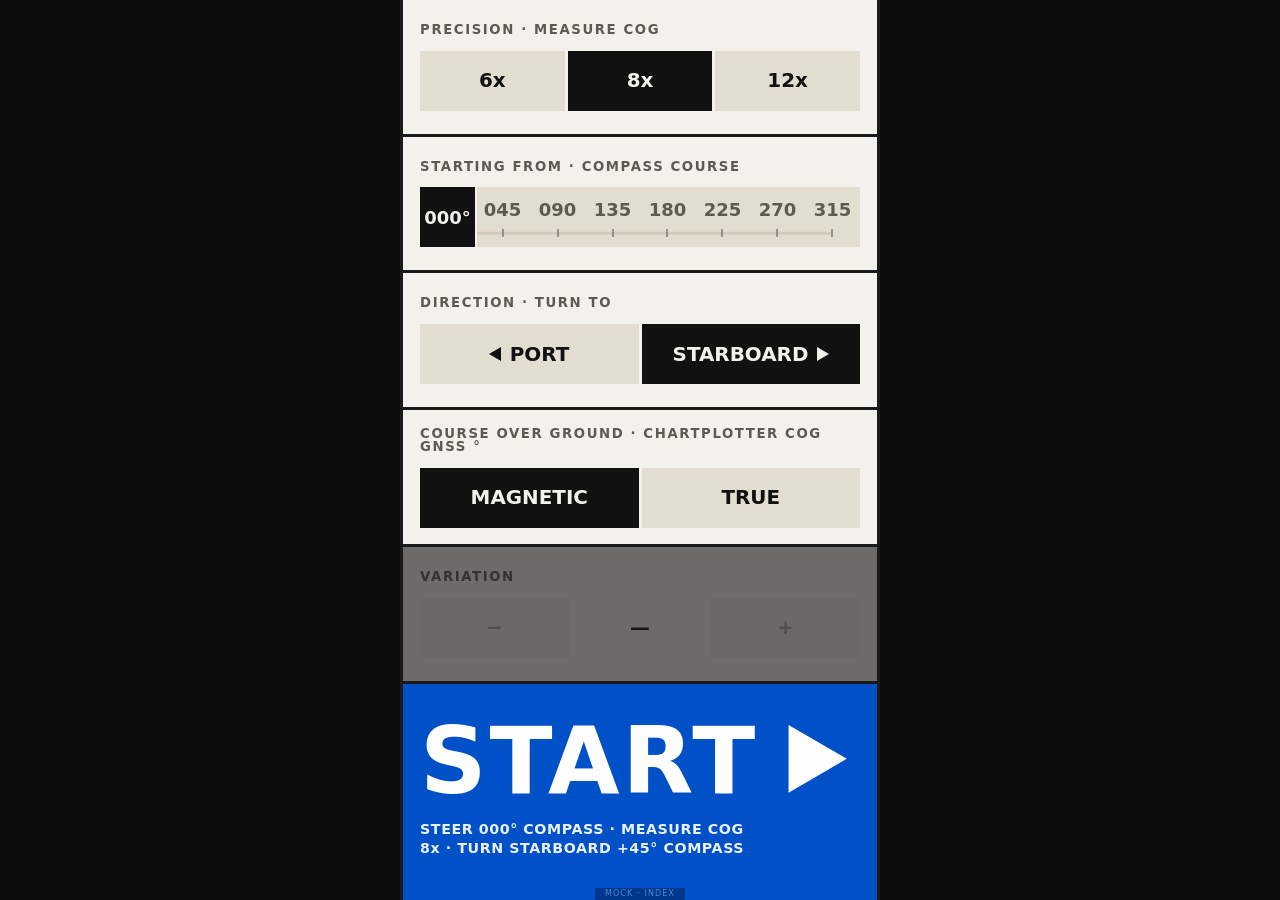
<file: WIP/mock/setup.html>
<!doctype html>
<html lang="en">
<head>
<meta charset="utf-8">
<meta name="viewport" content="width=device-width, initial-scale=1, viewport-fit=cover">
<title>Deviator – setup</title>
<link rel="stylesheet" href="shared.css">
<link rel="icon" type="image/svg+xml" href="https://navigart.net/logo.svg">
<style>
  .app { grid-template-columns:1fr; grid-template-rows:1fr 1fr 1fr 1fr 1fr 1.618fr; }
  .t { justify-content:center; gap:1.618cqh; }
  .k { line-height:1; }
  .chips { flex-wrap:nowrap; }
  .chips .chip { flex:1 1 0; height:clamp(40px,6.8cqh,60px); min-height:0; }

  /* Tactile discrete slider: continuous 1:1 thumb tracking while dragging, snaps to the n discrete stops.
     Golden-ratio vertical split:
     - Top to number center: 38.2% (1/phi^2)
     - Number center to ruler line: 38.2% (1/phi^2) -> ruler at 76.4% (2/phi^2), equal space above & below numbers
     - Ruler line to bottom edge: 23.6% (1/phi^3) */
  #head { touch-action:none; cursor:ew-resize; }
  .dslider {
    --ruler:76.3932%;
    position:relative; height:clamp(40px,6.8cqh,60px); background:var(--tile2);
    display:grid; grid-template-columns:repeat(var(--n,8),1fr); align-items:center;
    user-select:none; overflow:hidden;
  }
  /* Horizontal rail + tick marks */
  .dslider::before {
    content:""; position:absolute; left:calc(50% / var(--n,8)); right:calc(50% / var(--n,8));
    top:var(--ruler); height:2.5px; background:var(--line); transform:translateY(-50%); pointer-events:none;
  }
  .dstop {
    position:relative; z-index:1; height:100%; display:flex; flex-direction:column;
    align-items:center; justify-content:flex-start;
    font-variant-numeric:tabular-nums; font-weight:600; color:var(--muted);
    font-size:clamp(13px,3.8cqmin,19px); pointer-events:none;
  }
  .dstop > span:first-child {
    height:var(--ruler); display:flex; align-items:center; justify-content:center; line-height:1;
  }
  .dslider.dense .dstop { font-size:clamp(11px,3cqw,15px); }
  .dstop .tick { position:absolute; top:var(--ruler); width:2px; height:8px; background:var(--muted); opacity:.55; transform:translateY(-50%); }
  /* Sliding thumb that follows pointer 1:1 and snaps to the nearest stop */
  .dthumb {
    position:absolute; top:0; bottom:0; width:calc(100% / var(--n,8));
    left:calc(var(--pos,0) * (100% - (100% / var(--n,8))));
    background:var(--fg); color:var(--tile); z-index:2;
    display:flex; align-items:center; justify-content:center;
    font-variant-numeric:tabular-nums; font-weight:700; font-size:clamp(13px,3.8cqmin,20px);
    box-shadow:0 0 0 2px var(--tile); pointer-events:none;
    transition:left 130ms cubic-bezier(.2,.8,.2,1);
  }
  .dslider.dragging .dthumb { transition:none; }
  .dslider.dense .dthumb { font-size:clamp(11px,3cqw,16px); }

  /* Cap-height aligned directional arrows inside chips */
  .dir-lbl { display:inline-flex; align-items:baseline; justify-content:center; gap:.42em; line-height:1; }
  .dir-lbl svg { height:.71em; height:1cap; width:auto; display:block; flex:none; }

  /* Variation +/- buttons:
     - When vr > 0 (+E), '+' is .on (selected) and flashes unselected (.flash / :active) when tapped.
     - When vr < 0 (-W), '-' is .on (selected) and flashes unselected (.flash / :active) when tapped.
     - When vr === 0, neither is .on, and tapping flashes selected (.flash / :active). */
  .var-btn.on { background:var(--fg); color:var(--tile); }
  .var-btn.on:active, .var-btn.on.flash { background:var(--tile2) !important; color:var(--fg) !important; filter:none !important; }
  .var-btn:not(.on):active, .var-btn:not(.on).flash { background:var(--fg) !important; color:var(--tile) !important; filter:none !important; }

  #go { justify-content:center; gap:2.618cqh; }
  #go .sub { font-size:clamp(11px,3cqmin,15px); font-weight:600; letter-spacing:.04em; opacity:.92; line-height:1.35; font-variant-numeric:tabular-nums; }
  #go .sub .nw { white-space:nowrap; }
  .start-row { display:flex; align-items:baseline; justify-content:space-between; width:100%; font-size:clamp(54px,19.5cqw,102px); font-weight:700; letter-spacing:.03em; line-height:.75; }
  .start-row svg { width:clamp(52px,18cqw,96px); height:.71em; height:1cap; flex:none; display:block; }
</style>
</head>
<body>
<div class="app" id="app"></div>
<script src="shared.js"></script>
<script>
  const { $, fmt3, fmtDev, link, detectVariation } = Mock;
  const s = { n: 8, start: 0, dir: 'stbd', ref: 'M', vr: 0, geoTried: false };
  const headings = () => Array.from({ length: s.n }, (_, i) => i * 360 / s.n);
  /* When switching precision, round to the nearest available heading;
     on equal-distance ties, round down in the first half (< 180°) and round up in the second half (>= 180°). */
  function snapHeading(cur, H) {
    if (H.includes(cur)) return cur;
    let best = H[0], bestDist = Infinity;
    for (const h of H) {
      const d = Math.abs(h - cur);
      if (d < bestDist || (d === bestDist && cur >= 180 && h > best)) {
        best = h;
        bestDist = d;
      }
    }
    return best;
  }
  const chips = (arr, on, fmt, key) =>
    `<div class="chips">${arr.map(v => `<button class="chip${v === on ? ' on' : ''}" data-k="${key}" data-v="${v}">${fmt(v)}</button>`).join('')}</div>`;

  const goSubHtml = () =>
    `STEER ${fmt3(s.start)} COMPASS · MEASURE COG<br>${s.n}x · TURN ${s.dir === 'stbd' ? 'STARBOARD +' : 'PORT −'}${String(360 / s.n).padStart(2, '0')}° COMPASS`;

  function render() {
    const H = headings();
    s.start = snapHeading(s.start, H);
    const initIdx = Math.max(0, H.indexOf(s.start));
    const initPos = H.length > 1 ? initIdx / (H.length - 1) : 0;

    $('#app').innerHTML = `
      <div class="t" id="prec">
        <div class="k">Precision · measure COG</div>
        ${chips([6, 8, 12], s.n, v => v + 'x', 'n')}
      </div>
      <div class="t" id="head">
        <div class="k">Starting from · compass course</div>
        <div class="dslider${s.n >= 10 ? ' dense' : ''}" id="hslider" style="--n:${s.n};--pos:${initPos}">
          ${H.map(v => `<div class="dstop" data-v="${v}"><span>${String(v).padStart(3, '0')}</span><span class="tick"></span></div>`).join('')}
          <div class="dthumb" id="hthumb">${String(s.start).padStart(3, '0')}°</div>
        </div>
      </div>
      <div class="t" id="dir">
        <div class="k">Direction · turn to</div>
        <div class="chips">
          <button class="chip${s.dir === 'port' ? ' on' : ''}" data-k="dir" data-v="port">
            <span class="dir-lbl">
              <svg viewBox="0 0 86 100" aria-hidden="true"><polygon points="86,0 0,50 86,100" fill="currentColor"/></svg>
              <span>PORT</span>
            </span>
          </button>
          <button class="chip${s.dir === 'stbd' ? ' on' : ''}" data-k="dir" data-v="stbd">
            <span class="dir-lbl">
              <span>STARBOARD</span>
              <svg viewBox="0 0 86 100" aria-hidden="true"><polygon points="0,0 86,50 0,100" fill="currentColor"/></svg>
            </span>
          </button>
        </div>
      </div>
      <div class="t" id="refT">
        <div class="k">Course over ground · chartplotter COG GNSS °</div>
        <div class="chips">
          <button class="chip${s.ref === 'M' ? ' on' : ''}" data-k="ref" data-v="M">MAGNETIC</button>
          <button class="chip${s.ref === 'T' ? ' on' : ''}" data-k="ref" data-v="T">TRUE</button>
        </div>
      </div>
      <div class="t" id="varT" style="${s.ref === 'T' ? '' : 'opacity:.38'}">
        <div class="k">Variation</div>
        <div class="chips">
          <button class="chip var-btn${s.ref === 'T' && s.vr < 0 ? ' on' : ''}" id="vm"${s.ref === 'T' ? '' : ' disabled'}>−</button>
          <div class="chip" id="varVal" style="display:flex;align-items:center;justify-content:center;background:transparent">${s.ref === 'T' ? fmtDev(s.vr) : '—'}</div>
          <button class="chip var-btn${s.ref === 'T' && s.vr > 0 ? ' on' : ''}" id="vp"${s.ref === 'T' ? '' : ' disabled'}>+</button>
        </div>
      </div>
      <a class="t acc" id="go" href="#">
        <div class="v start-row">
          <span>START</span>
          <svg viewBox="0 0 86 100" preserveAspectRatio="xMidYMid meet" aria-hidden="true">
            <polygon points="0,0 86,50 0,100" fill="currentColor"/>
          </svg>
        </div>
        <div class="sub" id="goSub">${goSubHtml()}</div>
      </a>`;

    document.querySelectorAll('[data-k]').forEach(b => b.onclick = () => {
      const k = b.dataset.k, v = b.dataset.v;
      s[k] = k === 'n' ? +v : v;
      if (k === 'ref' && v === 'T' && !s.geoTried) {
        s.geoTried = true;
        detectVariation(vr => { s.vr = vr; render(); });
      }
      render();
    });

    /* Tactile discrete slider: thumb tracks pointer 1:1 while dragging, snaps to nearest stop on release */
    const headTile = $('#head'), hs = $('#hslider'), thumb = $('#hthumb');
    const syncGo = () => {
      thumb.textContent = String(s.start).padStart(3, '0') + '°';
      $('#goSub').innerHTML = goSubHtml();
      $('#go').href = link('measure.html', { n: s.n, start: s.start, dir: s.dir, ref: s.ref, var: s.vr, round: null });
    };
    const updateFromClientX = (clientX, snap) => {
      const r = hs.getBoundingClientRect(), seg = r.width / H.length;
      const raw = (clientX - r.left - seg / 2) / Math.max(1, r.width - seg);
      const clamped = Math.max(0, Math.min(1, raw));
      const idx = Math.round(clamped * (H.length - 1));
      s.start = H[idx];
      hs.style.setProperty('--pos', snap ? idx / (H.length - 1) : clamped);
      syncGo();
    };
    let dragging = false;
    headTile.onpointerdown = e => {
      headTile.setPointerCapture(e.pointerId);
      dragging = true;
      hs.classList.add('dragging');
      updateFromClientX(e.clientX, false);
    };
    headTile.onpointermove = e => {
      if (!dragging) return;
      updateFromClientX(e.clientX, false);
    };
    const finishDrag = e => {
      if (!dragging) return;
      dragging = false;
      hs.classList.remove('dragging');
      updateFromClientX(e.clientX, true);
    };
    headTile.onpointerup = finishDrag;
    headTile.onpointercancel = () => {
      dragging = false;
      hs.classList.remove('dragging');
      hs.style.setProperty('--pos', H.indexOf(s.start) / (H.length - 1));
    };

    if ($('#vm')) {
      const syncVar = () => {
        $('#varVal').textContent = fmtDev(s.vr);
        $('#vm').classList.toggle('on', s.vr < 0);
        $('#vp').classList.toggle('on', s.vr > 0);
        syncGo();
      };
      const pulse = (btn, delta) => {
        s.vr = Math.max(-30, Math.min(30, s.vr + delta));
        syncVar();
        btn.classList.add('flash');
        clearTimeout(btn._ft);
        btn._ft = setTimeout(() => btn.classList.remove('flash'), 120);
      };
      $('#vm').onclick = () => pulse($('#vm'), -1);
      $('#vp').onclick = () => pulse($('#vp'), 1);
    }
    syncGo();
  }
  render();
</script>
</body>
</html>
</file>
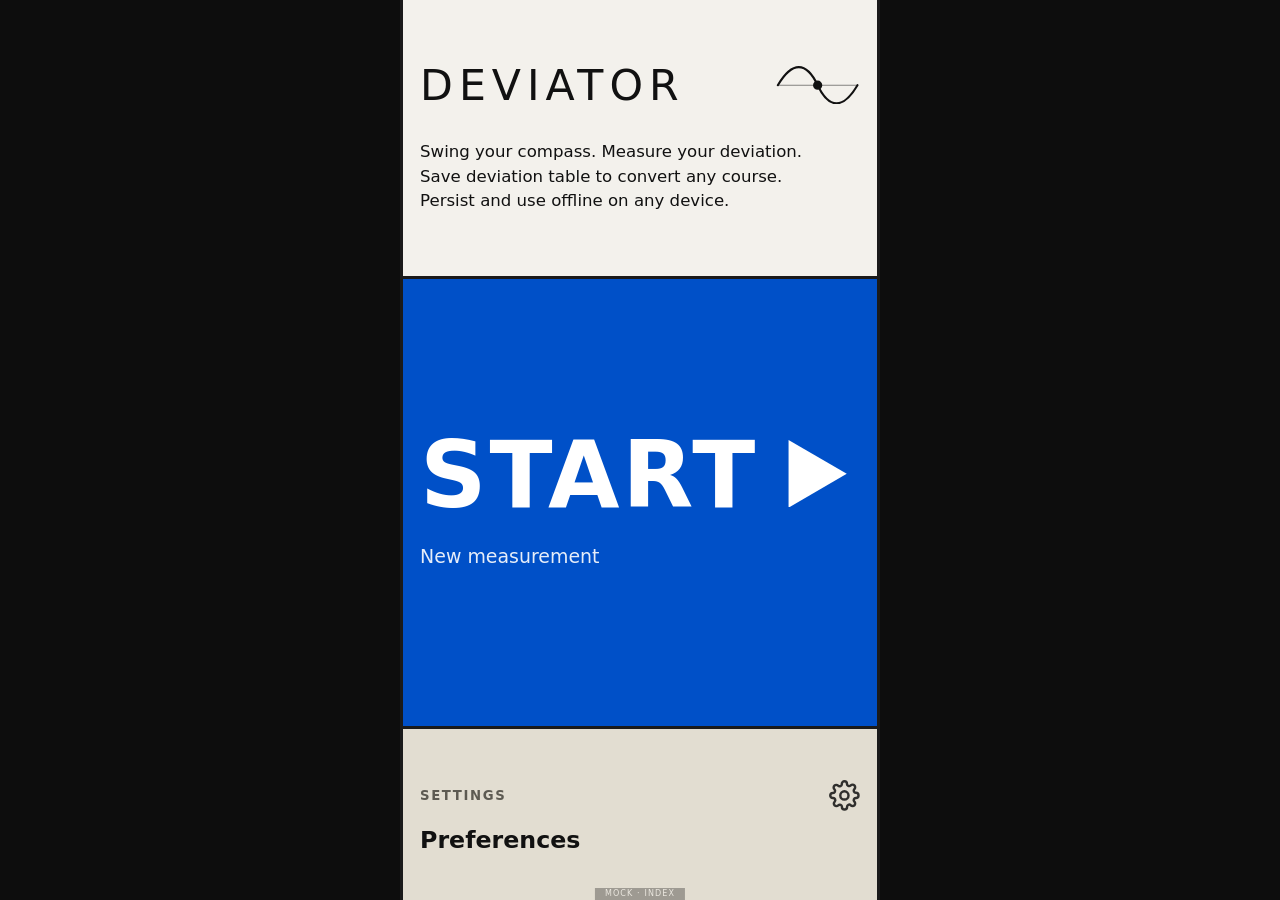
<file: WIP/mock/start.html>
<!doctype html>
<html lang="en">
<head>
<meta charset="utf-8">
<meta name="viewport" content="width=device-width, initial-scale=1, viewport-fit=cover">
<title>Deviator – start</title>
<link rel="stylesheet" href="shared.css">
<link rel="icon" type="image/svg+xml" href="https://navigart.net/logo.svg">
<style>
  .app {
    grid-template-columns:1fr 1fr;
    grid-template-rows:1.618fr 2.618fr 1fr;
    grid-template-areas:"brand brand" "start start" "saved settings";
  }
  #brand, #start { justify-content:center; gap:4cqh; }
  #brand { grid-area:brand; }
  #brand .headrow { align-items:center; }
  #brand svg { width:clamp(52px,18cqw,96px); height:auto; flex:none; display:block; }
  #start { grid-area:start; }
  #start .sub { font-size:clamp(14px,4cqmin,20px); opacity:.9; line-height:1; }
  .start-row { display:flex; align-items:baseline; justify-content:space-between; width:100%; font-size:clamp(54px,19.5cqw,102px); font-weight:700; letter-spacing:.03em; line-height:.75; }
  .start-row svg { width:clamp(52px,18cqw,96px); height:.71em; height:1cap; flex:none; display:block; }
  #saved, #settings { justify-content:center; gap:2cqh; }
  #saved { grid-area:saved; }
  #settings { grid-area:settings; }
  .headrow { display:flex; align-items:center; justify-content:space-between; gap:2cqw; }
  .headrow .k { line-height:1; }
  .ico { width:clamp(22px,6.5cqmin,34px); height:clamp(22px,6.5cqmin,34px); flex:none; opacity:.85; display:block; }
  .btn { line-height:.95; margin-bottom:-.08em; }
  .name { font-size:clamp(28px,9cqw,54px); font-weight:300; letter-spacing:.14em; line-height:.82; }
  .state { font-size:clamp(12px,3.5cqw,18px); line-height:1.45; margin-bottom:-.15em; }
</style>
</head>
<body>
<div class="app" id="app">
  <div class="t" id="brand">
    <div class="headrow">
      <div class="name">DEVIATOR</div>
      <svg viewBox="0 13 120 54" fill="none" stroke="currentColor" stroke-width="3" stroke-linecap="round" aria-hidden="true">
        <line x1="4" y1="40" x2="116" y2="40" stroke-width="1.5" opacity=".5"/>
        <path d="M4 40 C 24 6, 44 6, 60 40 S 96 74, 116 40"/>
        <circle cx="60" cy="40" r="5" fill="currentColor"/>
      </svg>
    </div>
    <div class="state">Swing your compass. Measure your deviation.<br>Save deviation table to convert any course.<br>Persist and use offline on any device.</div>
  </div>
  <a class="t acc" id="start" href="setup.html">
    <div class="v start-row">
      <span>START</span>
      <svg viewBox="0 0 86 100" preserveAspectRatio="xMidYMid meet" aria-hidden="true">
        <polygon points="0,0 86,50 0,100" fill="currentColor"/>
      </svg>
    </div>
    <div class="sub">New measurement</div>
  </a>
  <a class="t alt" id="saved" href="saved.html">
    <div class="headrow">
      <div class="k">Open saved</div>
      <svg class="ico" viewBox="2 3 24 22" fill="none" stroke="currentColor" stroke-width="2" stroke-linecap="round" stroke-linejoin="round" aria-hidden="true">
        <rect x="3" y="4" width="22" height="20" rx="2"/>
        <line x1="3" y1="10" x2="25" y2="10"/>
        <line x1="3" y1="16" x2="25" y2="16"/>
        <line x1="11" y1="10" x2="11" y2="24"/>
      </svg>
    </div>
    <div class="btn">Deviation table</div>
  </a>
  <a class="t alt" id="settings" href="settings.html?from=start.html">
    <div class="headrow">
      <div class="k">Settings</div>
      <svg class="ico" viewBox="0 0 24 24" fill="none" stroke="currentColor" stroke-width="1.9" stroke-linecap="round" stroke-linejoin="round" aria-hidden="true">
        <circle cx="12" cy="12" r="3.2"/>
        <path d="M19.4 15a1.65 1.65 0 0 0 .33 1.82l.06.06a2 2 0 1 1-2.83 2.83l-.06-.06a1.65 1.65 0 0 0-1.82-.33 1.65 1.65 0 0 0-1 1.51V21a2 2 0 1 1-4 0v-.09a1.65 1.65 0 0 0-1-1.51 1.65 1.65 0 0 0-1.82.33l-.06.06a2 2 0 1 1-2.83-2.83l.06-.06a1.65 1.65 0 0 0 .33-1.82 1.65 1.65 0 0 0-1.51-1H3a2 2 0 1 1 0-4h.09a1.65 1.65 0 0 0 1.51-1 1.65 1.65 0 0 0-.33-1.82l-.06-.06a2 2 0 1 1 2.83-2.83l.06.06a1.65 1.65 0 0 0 1.82.33h.08a1.65 1.65 0 0 0 1-1.51V3a2 2 0 1 1 4 0v.09a1.65 1.65 0 0 0 1 1.51h.08a1.65 1.65 0 0 0 1.82-.33l.06-.06a2 2 0 1 1 2.83 2.83l-.06.06a1.65 1.65 0 0 0-.33 1.82v.08a1.65 1.65 0 0 0 1.51 1H21a2 2 0 1 1 0 4h-.09a1.65 1.65 0 0 0-1.51 1z"/>
      </svg>
    </div>
    <div class="btn">Preferences</div>
  </a>
</div>
<script src="shared.js"></script>
<script>
  /* Saved tables only appear once at least one exists (starts empty). */
  const tables = Mock.loadTables();
  if (!tables.length) {
    document.getElementById('saved').remove();
    document.getElementById('app').style.gridTemplateAreas = '"brand brand" "start start" "settings settings"';
  } else {
    document.querySelector('#saved .k').textContent = `Open saved · ${tables.length}`;
  }
</script>
</body>
</html>
</file>
<file: WIP/mock/shared.css>
/* Shared look for all flow-state mocks (throwaway, WIP).
   Strictly vertical (portrait) layout: full screen on phones, constrained portrait column on large desktop screens
   and inside iframes/web components, scaled via CSS container query units (cqmin / cqw / cqh). */
:root {
  --frame:#0d0d0d; --gut:#1a1a1a; --tile:#f3f1ec; --tile2:#e2ddd1; --fg:#111; --muted:#5d5a52;
  --acc:#0050c8; --accfg:#fff; --curve:#111; --pt:#c0392b; --line:#d3ccbc;
  --stbd:#1a8f3c; --port:#c62828; --ovl:#0050c8; --danger:#a01010; --dangerfg:#fff;
  --gap:3px;
}
body.night {
  --frame:#000; --gut:#000; --tile:#130302; --tile2:#1e0604; --fg:#ff5a4d; --muted:#9a3329;
  --acc:#7a140c; --accfg:#ffd0cb; --curve:#ff5a4d; --pt:#ffb0a8; --line:#2e0a07;
  --stbd:#2a7a37; --port:#b3261e; --ovl:#ffb0a8; --danger:#2a0805; --dangerfg:#ff8a7e;
}
body.night .t.danger { background:repeating-linear-gradient(135deg,#3a0b07 0 14px,#170302 14px 28px); border:2px solid #ff5a4d; }
* {
  box-sizing:border-box; margin:0;
  -webkit-user-select:none; user-select:none;
  -webkit-touch-callout:none; -webkit-user-drag:none;
  -webkit-tap-highlight-color:transparent;
}
input, textarea { -webkit-user-select:text; user-select:text; }
html, body {
  height:100%; background:var(--frame); color:var(--fg); overflow:hidden;
  font-family:"Segoe UI",system-ui,-apple-system,Roboto,sans-serif;
  touch-action:manipulation; overscroll-behavior:none;
}
a { color:inherit; text-decoration:none; }

/* Portrait column frame: edge-to-edge on mobile portrait, constrained width on desktop / wide embeds */
.app {
  display:grid; grid-template-columns:1fr; gap:var(--gap);
  width:min(100vw, 480px, 62dvh); height:100dvh; margin:0 auto;
  background:var(--gut); container-type:size;
  padding:env(safe-area-inset-top) env(safe-area-inset-right) env(safe-area-inset-bottom) env(safe-area-inset-left);
}
@media (min-width:520px) {
  .app { border-left:var(--gap) solid var(--gut); border-right:var(--gap) solid var(--gut); }
}

.t {
  background:var(--tile); padding:clamp(14px,3.6cqmin,24px);
  display:flex; flex-direction:column; justify-content:space-between;
  min-width:0; min-height:0; position:relative; overflow:hidden;
}
.t.alt    { background:var(--tile2); }
.t.acc    { background:var(--acc); color:var(--accfg); }
.t.danger { background:var(--danger); color:var(--dangerfg); }
.t.acc .k, .t.danger .k, .t.acc .sub, .t.danger .sub { color:inherit; opacity:.8; }
button.t, a.t { font:inherit; border:0; text-align:left; cursor:pointer; color:inherit; }
button.t.alt, a.t.alt { color:var(--fg); }
button.t.acc, a.t.acc { color:var(--accfg); }
button.t.danger, a.t.danger { color:var(--dangerfg); }
button.t:active, a.t:active { filter:brightness(.88); }
.center { justify-content:center; align-items:center; text-align:center; }

.k   { font-size:clamp(10px,2.8cqmin,15px); letter-spacing:.12em; text-transform:uppercase; color:var(--muted); font-weight:600; }
.v   { font-variant-numeric:tabular-nums; font-weight:300; line-height:.95; }
.xl  { font-size:clamp(42px,15cqmin,96px); }
.lg  { font-size:clamp(30px,10.5cqmin,68px); }
.md  { font-size:clamp(22px,7cqmin,46px); }
.btn { font-size:clamp(16px,5cqmin,30px); font-weight:600; }
.sub { font-size:clamp(11px,3.1cqmin,16px); color:var(--muted); }

.chips { display:flex; gap:var(--gap); }
.chip  {
  flex:1; font:inherit; border:0; background:var(--tile2); color:var(--fg); cursor:pointer;
  font-size:clamp(14px,4.2cqmin,24px); font-weight:600; min-height:clamp(34px,6cqh,56px);
}
.chip.on { background:var(--fg); color:var(--tile); }
.chip:disabled { opacity:.35; cursor:default; }

/* Heading tape + stepper buttons: shared by measure and deviation table */
#tapeT { grid-area:tape; display:grid; grid-template-columns:clamp(56px,15cqw,88px) minmax(0,1fr) clamp(56px,15cqw,88px); grid-template-rows:minmax(0,1fr); gap:var(--gap); height:clamp(58px,9.5cqh,88px); }
#tapeT button { font:inherit; border:0; background:var(--tile2); color:var(--fg); font-size:clamp(28px,8cqmin,48px); font-weight:300; cursor:pointer; }
#tapeT button:active { background:var(--fg); color:var(--tile); }
#tape { background:var(--tile); cursor:ew-resize; touch-action:none; min-width:0; min-height:0; width:100%; height:100%; }
canvas { display:block; width:100%; height:100%; contain:size; }

/* Hold-to-confirm */
.hold { touch-action:none; }
.hold::before {
  content:""; position:absolute; inset:0; background:rgba(255,255,255,.3);
  transform-origin:left; transform:scaleX(var(--p,0)); pointer-events:none;
}

/* Visited lights: shape carries the direction, colour & fill show measured state, size marks current step */
.lights { flex-direction:row; justify-content:space-around; align-items:center; padding:clamp(6px,1.2cqh,12px) clamp(6px,2cqw,14px); }
.lt {
  flex:1 1 0; height:clamp(32px,8.2cqw,44px);
  display:flex; align-items:center; justify-content:center;
  color:var(--muted); cursor:pointer;
}
.lt svg { width:clamp(19px,5.2cqw,26px); height:clamp(19px,5.2cqw,26px); display:block; }
.lt.cur svg { width:clamp(29px,8cqw,40px); height:clamp(29px,8cqw,40px); }
.rose { display:inline-block; width:1.05em; height:1.05em; vertical-align:-0.16em; flex-shrink:0; }
.lt.meas.s { color:var(--stbd); }
.lt.meas.p { color:var(--port); }

/* ---------- Measurement screen: strictly vertical stack ---------- */
.measure {
  grid-template-columns:minmax(0,1fr);
  grid-template-rows:minmax(0,1fr) minmax(0,1fr) auto auto;
  grid-template-areas:"steer" "cog" "lights" "nav";
}
#steerT  { grid-area:steer; justify-content:center; align-items:center; text-align:center; gap:2.618cqh; }
#steerT .k, #cogZone .cog-title, .cog-zone .cog-title {
  font-size:clamp(12px,min(3.5cqw,2.2cqh),19px); line-height:1; letter-spacing:.1em; text-align:center; white-space:nowrap;
}
.hero-cc {
  font-size:clamp(54px,min(29cqw,19cqh),136px); font-weight:600; line-height:.92;
  display:inline-grid; grid-template-columns:auto 1.1ch; align-items:baseline;
  font-variant-numeric:tabular-nums;
}
.hero-cc .cc-num { text-align:right; }
.hero-cc .cc-unit { text-align:left; font-size:.58em; font-weight:600; padding-left:.04em; }

/* COG Selector Instrument (second biggest section): aligned 2-tier cockpit grid */
#cogZone, .cog-zone {
  grid-area:cog; justify-content:center; align-items:stretch; gap:0;
  padding:clamp(12px,2.2cqh,24px) clamp(12px,3.2cqw,20px);
  --inst-h:clamp(76px,12.2cqh,106px);
  --stem-h:clamp(10px,1.5cqh,16px);
  --side-w:clamp(90px,24cqw,114px);
}
#cogZone .cog-title, .cog-zone .cog-title {
  margin-bottom:clamp(14px,2.8cqh,26px);
}
.cog-mid {
  display:grid; grid-template-columns:var(--side-w) minmax(0,1fr) var(--side-w);
  padding:0 2px; column-gap:2px;
  align-items:start; width:100%; position:relative; z-index:2;
}
.cog-side-lbl {
  justify-self:center; height:var(--inst-h);
  display:flex; align-items:center; justify-content:center;
  font-size:clamp(16px,4.4cqmin,24px); font-weight:700; letter-spacing:.14em;
  color:var(--muted); line-height:1;
}
.gnss-wrap {
  position:relative; height:var(--inst-h);
  width:100%; min-width:0; padding-left:clamp(6px,1.6cqw,10px);
  display:flex; align-items:stretch; justify-content:flex-end;
}
.dev-amb {
  position:absolute; inset:0 0 0 clamp(6px,1.6cqw,10px);
  display:flex; flex-direction:column; align-items:center; justify-content:center;
  gap:clamp(4px,.7cqh,8px);
  visibility:hidden; opacity:0; pointer-events:none;
}
.dev-amb.show {
  visibility:visible; opacity:1;
}
.dev-amb.clickable {
  pointer-events:auto; cursor:pointer;
}
.dev-amb-k {
  font-size:clamp(8.5px,2.1cqw,11px); font-weight:700; letter-spacing:.12em;
  color:var(--muted); line-height:1;
}
.dev-amb-v {
  font-variant-numeric:tabular-nums; font-size:clamp(22px,5.6cqw,30px);
  font-weight:700; color:var(--muted); line-height:1; white-space:nowrap;
}
.gnss-box {
  width:100%; height:100%;
  display:flex; flex-direction:column; justify-content:flex-start; align-items:stretch;
  gap:clamp(3px,.55cqh,6px);
  visibility:hidden; opacity:0; pointer-events:none;
}
.gnss-box.open {
  visibility:visible; opacity:1; pointer-events:auto;
}
.gnss-toggle {
  display:grid; grid-template-columns:1fr 1fr; gap:2px;
  background:var(--fg); border:2px solid var(--fg);
  width:100%; height:clamp(25px,4cqh,35px); flex:none; min-height:0;
}
.gnss-seg {
  font:inherit; border:0; background:var(--tile); color:var(--fg);
  width:100%; height:100%; min-height:0;
  display:flex; align-items:center; justify-content:center;
  font-size:clamp(11px,2.8cqw,14px); font-weight:700; letter-spacing:.03em;
  cursor:pointer; line-height:1; padding:0;
}
.gnss-seg.on {
  background:var(--fg); color:var(--tile);
}
.gnss-var-lbl {
  display:none; margin-top:auto;
  font-size:clamp(7.5px,1.85cqw,9.5px); font-weight:700; letter-spacing:.12em;
  color:var(--muted); text-align:center; line-height:1;
  visibility:hidden; opacity:0;
}
.gnss-box:not(.open),
.gnss-box:not(.open) * {
  visibility:hidden !important;
  pointer-events:none !important;
}
.gnss-box.open .gnss-var-lbl.show {
  display:block; visibility:visible; opacity:1;
}
.gnss-var {
  display:none;
  grid-template-columns:clamp(24px,6.2cqw,32px) minmax(0,1fr) clamp(24px,6.2cqw,32px);
  gap:2px; background:var(--fg); border:2px solid var(--fg);
  align-items:stretch; height:clamp(28px,4.4cqh,38px); flex:none; min-height:0;
  visibility:hidden; opacity:0; pointer-events:none;
}
.gnss-box.open .gnss-var.show {
  display:grid; visibility:visible; opacity:1; pointer-events:auto;
}
.var-mini {
  font:inherit; border:0; background:var(--tile); color:var(--fg);
  font-size:clamp(15px,4cqmin,20px); font-weight:500; line-height:1;
  height:100%; width:100%; min-height:0; cursor:pointer; padding:0;
}
.var-mini:disabled { cursor:default; }
.var-mini-val {
  background:var(--tile); color:var(--fg);
  display:flex; align-items:center; justify-content:center;
  font-variant-numeric:tabular-nums; font-size:clamp(12px,3.2cqw,16px);
  font-weight:700; text-align:center; line-height:1; white-space:nowrap;
}
.var-mini:active, .var-mini.flash { background:var(--fg) !important; color:var(--tile) !important; filter:none !important; }

/* Magnified COG readout emerging out of the center lubber line of the horizontal tape */
.cog-mag-wrap {
  display:flex; flex-direction:column; align-items:center; justify-content:flex-start; width:100%;
}
.cog-mag {
  font:inherit; border:2px solid var(--fg); background:var(--tile); color:var(--fg);
  width:100%; height:var(--inst-h); padding:0 clamp(6px,1.5cqw,12px);
  display:inline-grid; grid-template-columns:auto .65em; align-items:baseline; align-content:center; justify-content:center;
  font-variant-numeric:tabular-nums; font-weight:600;
  font-size:clamp(30px,min(13cqw,7.6cqh),58px); line-height:.92;
  cursor:pointer;
}
.cog-mag.measured { background:var(--acc); color:var(--accfg); }
.cog-mag .mag-num { text-align:right; }
.cog-mag .mag-unit { text-align:center; font-size:.58em; font-weight:600; }
.mag-stem { width:2.5px; height:var(--stem-h); background:var(--fg); }

/* Pronounced +/- bar + physics-like horizontal grabbing barrel inside #cogZone / .cog-zone */
#cogZone #tapeT, .cog-zone #tapeT {
  position:relative; width:100%; min-width:0;
  grid-template-columns:var(--side-w) minmax(0,1fr) var(--side-w);
  height:var(--inst-h);
  border:2px solid var(--fg); background:var(--fg); gap:2px;
}
.tape-marks {
  position:absolute; left:calc(var(--side-w) + 2px); right:calc(var(--side-w) + 2px);
  top:calc(100% + 2px);
  pointer-events:none; visibility:hidden; opacity:0;
}
.tape-marks.show { visibility:visible; opacity:1; }
.tape-mark {
  position:absolute; top:0; transform:translateX(-50%);
  display:flex; flex-direction:column; align-items:center;
  font-size:clamp(8.5px,2.1cqw,10.5px); font-weight:700; letter-spacing:.06em;
  line-height:1.15; white-space:nowrap; color:var(--muted); text-align:center;
}
.tape-mark::before {
  content:""; width:1.5px; height:clamp(3px,.5cqh,5px); margin-bottom:2px; background:currentColor;
}
.tape-mark.mc::before, .tape-mark .tm-mc { color:var(--acc); }
body.night .tape-mark.mc::before, body.night .tape-mark .tm-mc { color:var(--fg); }
#cogZone #tapeT button, .cog-zone #tapeT button {
  background:var(--tile); color:var(--fg);
  font-size:clamp(36px,10cqmin,60px); font-weight:400; line-height:1;
}
#cogZone #tapeT button:active, .cog-zone #tapeT button:active { background:var(--fg); color:var(--tile); }

#lights  { grid-area:lights; }
#lights.port { flex-direction:row-reverse; }
#nav     { grid-area:nav; display:grid; grid-template-columns:1fr 2.8fr 1.15fr; gap:var(--gap); height:clamp(56px,9cqh,84px); }
#nav.port { grid-template-columns:1.15fr 2.8fr 1fr; }
#nav.port #exit { order:1; }
#nav.port #next { order:2; }
#nav.port #prev { order:3; }
#nav .t  { flex-direction:row; justify-content:center; align-items:center; text-align:center; padding:clamp(6px,1.5cqmin,12px) clamp(6px,1.8cqw,12px); font-weight:600; font-size:clamp(12px,3.3cqw,18px); white-space:nowrap; gap:.35em; }
#next    { font-size:clamp(12.5px,3.35cqw,19px) !important; }
.abort-hold:active { filter:none; }
.abort-hold::before { background:rgba(225,75,40,.46); z-index:1; }
body.night .abort-hold::before { background:rgba(245,58,74,.38); }
.gps     { position:absolute; right:clamp(8px,2.2cqmin,18px); bottom:clamp(6px,1.8cqmin,14px); font-size:clamp(10px,2.5cqmin,13px); opacity:.3; }

/* Hero numerals: sized from the tile's own width and container height */
.cq   { container-type:inline-size; }
.hero { font-size:clamp(52px,min(36cqw,18cqh),150px); }

/* Fallback tilt screen when a mobile/small screen ignores portrait orientation lock */
.tilt-guard { display:none; }
@media (orientation:landscape) and (max-height:540px) {
  .tilt-guard {
    display:flex; flex-direction:column; justify-content:center; align-items:center;
    position:fixed; inset:0; z-index:9999; background:var(--tile); color:var(--fg);
    text-align:center; padding:24px; gap:14px; border:var(--gap) solid var(--gut);
  }
  .tilt-guard .icon { font-size:48px; line-height:1; }
  .tilt-guard .title { font-size:22px; font-weight:600; letter-spacing:.08em; text-transform:uppercase; }
  .tilt-guard .hint { font-size:15px; color:var(--muted); max-width:32ch; }
}

/* Mock-only navigation helper (not part of the product design) */
.mockbar {
  position:fixed; bottom:0; left:50%; transform:translateX(-50%); z-index:99; opacity:.3;
  font-size:8px; line-height:12px; background:#000; color:#fff; padding:0 10px; letter-spacing:.14em;
}
</file>
